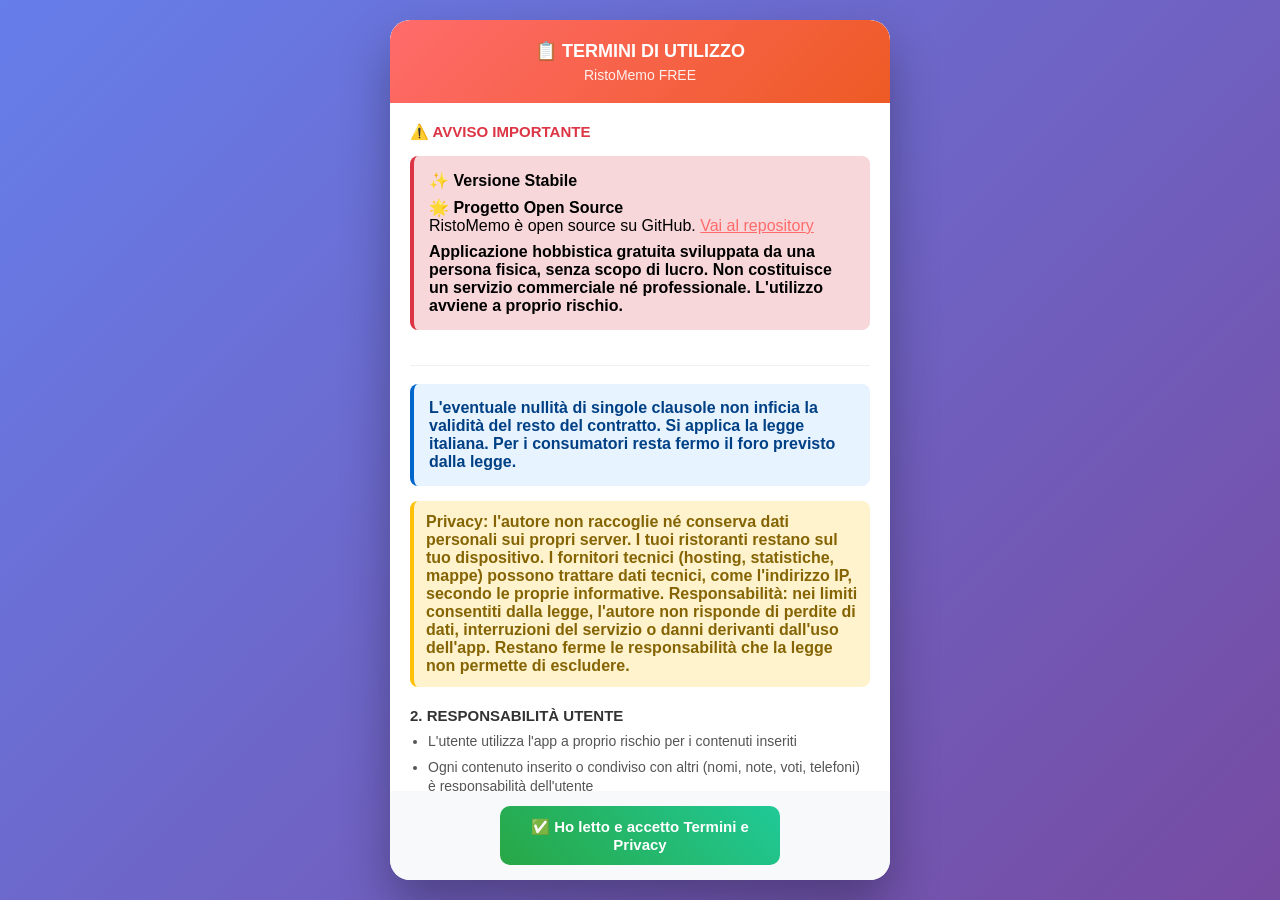
<file: index.html>
<!DOCTYPE html>
<html lang="it">
<head>
<meta charset="UTF-8">
<meta name="viewport" content="width=device-width, initial-scale=1.0, viewport-fit=cover">
<title>RistoMemo – I tuoi ristoranti preferiti</title>

<!-- PWA -->
<link rel="manifest" href="manifest.json">
<link rel="apple-touch-icon" href="salvaristo_icon512.png">
<link rel="icon" type="image/png" sizes="512x512" href="salvaristo_icon512.png">
<meta name="theme-color" content="#ff6b6b">
<meta name="apple-mobile-web-app-capable" content="yes">
<meta name="apple-mobile-web-app-status-bar-style" content="black-translucent">
<meta name="apple-mobile-web-app-title" content="RistoMemo">
<meta name="mobile-web-app-capable" content="yes">

<!-- Cache busting -->
<meta http-equiv="Cache-Control" content="no-cache, no-store, must-revalidate">
<meta name="version" content="2.5.24">

<link rel="stylesheet" href="style.css">
  <script async src="https://cloud.umami.is/script.js" data-website-id="72685988-a9e4-49eb-875c-59a13c1694e9"></script>
<script data-cfasync="false" src="lib/qrcode.min.js"></script>
  <script data-cfasync="false" src="lib/jsQR.min.js"></script>
  <script data-cfasync="false" src="app.js"></script>
</head>
<body>

<!-- INSTALL BANNER -->
<div id="installBanner" style="display:none;position:fixed;bottom:90px;left:10px;right:10px;background:linear-gradient(135deg,#667eea,#764ba2);color:white;padding:12px 16px;border-radius:14px;font-size:13px;text-align:center;z-index:4000;box-shadow:0 5px 20px rgba(0,0,0,0.3);">
  📲 <strong>Installa RistoMemo</strong><br>
  <span style="font-size:12px;opacity:0.9;">iPhone: Condividi → Aggiungi a Home · Android: ⋮ → Installa</span>
  <div style="margin-top:8px;">
    <button onclick="chiudiInstallBanner()" style="background:white;color:#333;border:none;padding:5px 14px;border-radius:8px;font-family:Nunito,sans-serif;font-weight:700;font-size:12px;cursor:pointer;">OK, grazie</button>
  </div>
</div>



<!-- NOTIFICA -->
<div class="notif" id="notif"></div>



<!-- SCROLL TO TOP -->
<button class="scroll-top-btn" id="scrollTopBtn" onclick="scrollToTop()" title="Torna su">↑</button>

<!-- APP -->
<div class="app-container">

<div class="header">
  <div class="header-badge">🆓 FREE</div>
  <div class="header-qr" onclick="mostraQRApp()" title="Condividi RistoMemo">
    <span id="headerQR" role="img" aria-label="QR" style="display:block;width:36px;height:36px;border-radius:4px;overflow:hidden;background:#fff;"></span>
  </div>
  <h1>🍽️ Risto<span>Memo</span></h1>
  <p>Ricorda dove hai mangiato bene</p>
</div>

<div class="tabs">
  <button class="tab active" id="tab-btn-guida">📚 Guida</button>
  <button class="tab" id="tab-btn-aggiungi">➕ Aggiungi</button>
  <button class="tab" id="tab-btn-cerca">🔍 Cerca</button>
 <button class="tab" id="tab-btn-backup">💾 Backup</button>
</div>

<!-- BANNER PROMEMORIA BACKUP -->
<div class="backup-reminder" id="backupReminder">
  <span class="backup-reminder-text">⚠️ Non fai backup da più di 7 giorni — i tuoi dati sono solo sul dispositivo!</span>
  <button class="backup-reminder-btn" onclick="vaiAlBackup()">💾 Backup</button>
  <button class="backup-reminder-close" onclick="chiudiBannerBackup()">✕</button>
</div>

<!-- TAB AGGIUNGI -->
<div class="content" id="tab-aggiungi" style="display:none;">

  <!-- PROGRESS BAR -->
  <div class="form-progress">
    <div class="progress-step">
      <div class="progress-circle active" id="ps1">1</div>
      <div class="progress-label active" id="pl1">Dati</div>
    </div>
    <div class="progress-line"><div class="progress-line-fill" id="pline1"></div></div>
    <div class="progress-step">
      <div class="progress-circle" id="ps2">2</div>
      <div class="progress-label" id="pl2">Caratteristiche</div>
    </div>
    <div class="progress-line"><div class="progress-line-fill" id="pline2"></div></div>
    <div class="progress-step">
      <div class="progress-circle" id="ps3">3</div>
      <div class="progress-label" id="pl3">Chiusura</div>
    </div>
    <div class="progress-line"><div class="progress-line-fill" id="pline3"></div></div>
    <div class="progress-step">
      <div class="progress-circle" id="ps4">💾</div>
      <div class="progress-label" id="pl4">Salva</div>
    </div>
  </div>

  <!-- SEZIONE 1 -->
  <div class="form-section">
    <div class="form-section-num">1</div>
    <div class="form-section-title">Dati del ristorante</div>
    <div class="form-section-line"></div>
  </div>

  <!-- Messaggio validazione globale -->
  <div class="validazione-msg" id="validazioneMsg"></div>

  <div class="form-group">
    <label class="form-label">Nome ristorante *</label>
    <input class="form-input" id="f-nome" type="text" placeholder="es. Osteria da Mario" autocomplete="off">
    <div class="campo-errore" id="err-nome">⚠️ Il nome è obbligatorio</div>
  </div>

  <div class="form-group">
    <label class="form-label">Città e Via * (es. Roma, Via Flaminia 10)</label>
    <input class="form-input" id="f-citta" type="text" placeholder="es. Roma, Via Flaminia 10">
    <div style="font-size:11px;color:var(--muted);margin-top:4px;margin-bottom:6px;line-height:1.5;">📍 Più l'indirizzo è preciso, più la mappa nella scheda sarà accurata</div>
    <div class="campo-errore" id="err-citta">⚠️ Inserisci almeno la città</div>
  </div>

  <div class="form-group">
    <label class="form-label">Telefono <span style="font-weight:600;color:var(--muted);text-transform:none;font-size:12px;">(facoltativo — puoi aggiungerlo dopo se non puoi)</span></label>
    <input class="form-input" id="f-telefono" type="tel" placeholder="es. 06 1234567" autocomplete="tel">
  </div>

  <!-- SEZIONE 2 -->
  <div class="form-section">
    <div class="form-section-num">2</div>
    <div class="form-section-title">Caratteristiche e Note Personali</div>
    <div class="form-section-line"></div>
  </div>

  <!-- ETICHETTE -->
  <div class="form-group tags-section">
    <label class="form-label">🏷️ Etichette * <span style="font-weight:600;color:var(--muted);text-transform:none;font-size:12px;">(almeno una — usate nella ricerca)</span></label>
    <div class="tags-hint">Tocca per aggiungere, o scrivi la tua:</div>

    <!-- predefiniti -->
    <div class="tags-predefined" id="tagPresets">
      <button type="button" class="tag-preset" onclick="togglePreset(this, '🍕 Pizza')">🍕 Pizza</button>
      <button type="button" class="tag-preset" onclick="togglePreset(this, '🥩 Carne')">🥩 Carne</button>
      <button type="button" class="tag-preset" onclick="togglePreset(this, '🐟 Pesce')">🐟 Pesce</button>
      <button type="button" class="tag-preset" onclick="togglePreset(this, '🇮🇹 Italiano completo')">🇮🇹 Italiano completo</button>
      <button type="button" class="tag-preset" onclick="togglePreset(this, '🌅 Con vista')">🌅 Con vista</button>
      <button type="button" class="tag-preset" onclick="togglePreset(this, '🏞️ Lago')">🏞️ Lago</button>
      <button type="button" class="tag-preset" onclick="togglePreset(this, '🌾 Campagna')">🌾 Campagna</button>
      <button type="button" class="tag-preset" onclick="togglePreset(this, '🏔️ Montagna')">🏔️ Montagna</button>
      <button type="button" class="tag-preset" onclick="togglePreset(this, '🏙️ Città')">🏙️ Città</button>
      <button type="button" class="tag-preset" onclick="togglePreset(this, '🌊 Mare')">🌊 Mare</button>
      <button type="button" class="tag-preset" onclick="togglePreset(this, '🏡 Paese')">🏡 Paese</button>
      <button type="button" class="tag-preset" onclick="togglePreset(this, '💎 Lusso')">💎 Lusso</button>
      <button type="button" class="tag-preset" onclick="togglePreset(this, '🏚️ Rustico')">🏚️ Rustico</button>
      <button type="button" class="tag-preset" onclick="togglePreset(this, '✨ Elegante')">✨ Elegante</button>
      <button type="button" class="tag-preset" onclick="togglePreset(this, '❤️ Romantico')">❤️ Romantico</button>
      <button type="button" class="tag-preset" onclick="togglePreset(this, '🔥 Caminetto')">🔥 Caminetto</button>
      <button type="button" class="tag-preset" onclick="togglePreset(this, '🚗 Parcheggio')">🚗 Parcheggio</button>
    </div>

    <!-- custom -->
    <div class="tags-custom-row">
      <input class="tags-custom-input" id="tagCustomInput" type="text" placeholder="Aggiungi etichetta custom…" maxlength="30"
        onkeydown="if(event.key==='Enter'){event.preventDefault();aggiungiTagCustom();}">
      <button type="button" class="tags-custom-add" onclick="aggiungiTagCustom()">+</button>
    </div>

    <!-- chip selezionate -->
    <div class="tags-selected" id="tagsSelected"></div>
    <div class="campo-errore" id="err-tags">⚠️ Seleziona almeno un'etichetta</div>
  </div>

  <div class="form-group">
    <label class="form-label">Note personali</label>
    <textarea class="form-input" id="f-note" rows="3" placeholder="Impressioni, piatti consigliati, ecc…" style="resize:vertical;"></textarea>
  </div>

  <!-- SEZIONE 3 -->
  <div class="form-section">
    <div class="form-section-num">3</div>
    <div class="form-section-title">Giorno di chiusura</div>
    <div class="form-section-line"></div>
  </div>

  <!-- GIORNO DI CHIUSURA -->
  <div class="form-group">
    <div style="font-size:12px;color:var(--muted);margin-bottom:10px;font-style:italic;">Seleziona se il locale ha un giorno fisso di chiusura — utile per filtrare in Cerca.</div>
    <div class="checkbox-grid" id="giorniGrid">
      <label class="check-item"><input type="checkbox" value="Lunedì" class="giorno-cb"> Lun</label>
      <label class="check-item"><input type="checkbox" value="Martedì" class="giorno-cb"> Mar</label>
      <label class="check-item"><input type="checkbox" value="Mercoledì" class="giorno-cb"> Mer</label>
      <label class="check-item"><input type="checkbox" value="Giovedì" class="giorno-cb"> Gio</label>
      <label class="check-item"><input type="checkbox" value="Venerdì" class="giorno-cb"> Ven</label>
      <label class="check-item"><input type="checkbox" value="Sabato" class="giorno-cb"> Sab</label>
      <label class="check-item"><input type="checkbox" value="Domenica" class="giorno-cb"> Dom</label>
      <label class="check-item" style="grid-column:span 1;"><input type="checkbox" value="Nessuna" class="giorno-cb" id="cb-nessuna"> Nessuna</label>
    </div>
    <div class="campo-errore" id="err-giorni">⚠️ Indica almeno un giorno (o "Nessuna")</div>
  </div>

  <div style="display:flex;gap:10px;margin-top:4px;">
    <button class="btn-save" id="btnSave" onclick="salvaRistorante()" style="flex:1;">
      💾 Salva Ristorante
    </button>
    <button onclick="resetForm(); aggiornaProgress();" style="flex:0 0 auto;padding:15px 18px;background:#f0e8e4;color:var(--muted);border:none;border-radius:14px;font-family:'Nunito',sans-serif;font-weight:800;font-size:15px;cursor:pointer;transition:all 0.2s;" title="Cancella tutto">
      🗑️
    </button>
  </div>


  <!-- Footer -->
  <div style="text-align:center;font-size:11px;color:var(--muted);padding:16px 8px 4px;line-height:1.8;">
    © 2025-2026 <strong>Enrico Sarri</strong> · RistoMemo v2.5.24 · AGPL-3.0<br>
    <a href="https://github.com/Henryx69/RistoMemo" target="_blank" style="color:var(--red);">⭐ GitHub</a>
    &nbsp;·&nbsp;
    <a href="https://ristomemo.netlify.app/privacy.html" target="_blank" style="color:var(--red);">🔒 Privacy</a>
    &nbsp;·&nbsp;
    <a href="https://ristomemo.netlify.app/terms.html?leggi=true" target="_blank" style="color:var(--red);">📋 Termini</a>
  </div>
</div><!-- /tab aggiungi -->

<!-- TAB CERCA -->
<div class="content" id="tab-cerca" style="display:none;">

  <!-- Contatore ristoranti -->
  <div id="contatoreRistoranti" style="font-size:13px;font-weight:800;color:var(--muted);margin-bottom:12px;padding:8px 12px;background:var(--tag-bg);border-radius:10px;text-align:center;"></div>

  <!-- Ricerca testuale -->
  <div class="search-wrap">
    <span class="search-icon">🔍</span>
    <input class="search-input" id="searchInput" type="text" placeholder="es: Roma pizza rustico…" oninput="aggiornaLista()">
  </div>
  <div style="font-size:12px;color:var(--muted);margin:-10px 0 10px 4px;line-height:1.6;">
    Puoi cercare più parole insieme, separate da spazio o virgola.<br>
    <span style="color:var(--red);font-weight:700;">Esempio:</span> <em>Roma, pizza, rustico</em> &nbsp;·&nbsp; <em>caminetto lago</em> &nbsp;·&nbsp; <em>Firenze pesce romantico</em>
  </div>

  <!-- Reset filtri — visibile solo con filtri attivi -->
  <div id="resetFiltriWrap" style="display:none;margin-bottom:14px;">
    <button onclick="resetTuttiFiltri()" style="width:100%;padding:10px;background:var(--tag-bg);border:2px solid var(--red);border-radius:12px;font-family:Nunito,sans-serif;font-weight:800;font-size:13px;color:var(--red);cursor:pointer;transition:all 0.2s;">
      🗑️ Azzera tutti i filtri attivi
    </button>
  </div>

  <!-- Filtro preferiti -->
  <div class="filtro-preferiti">
    <button class="filtro-preferiti-btn" id="btnFiltroPreferiti" onclick="toggleFiltroPreferiti()">
      🤍 Solo preferiti
    </button>
  </div>

  <!-- Filtro giorno -->
  <div style="margin-bottom:18px;">
    <div style="font-size:11px;font-weight:800;text-transform:uppercase;letter-spacing:0.5px;color:var(--muted);margin-bottom:10px;">📅 Filtra per giorno di apertura</div>
    <div style="display:flex;gap:8px;flex-wrap:wrap;align-items:center;">
      <button id="btnOggi" onclick="filtraGiorno('oggi')"
        style="padding:8px 14px;border-radius:20px;border:2px solid var(--border);background:#fff;font-family:Nunito,sans-serif;font-weight:800;font-size:13px;color:var(--muted);cursor:pointer;transition:all 0.15s;outline:none;">
        📍 Oggi
      </button>
      <select id="giornoSelect" onchange="filtraGiorno('select')"
        style="flex:1;padding:8px 12px;border:2px solid var(--border);border-radius:20px;font-family:Nunito,sans-serif;font-weight:700;font-size:13px;color:var(--muted);background:#fff;outline:none;cursor:pointer;">
        <option value="">Tutti i giorni</option>
        <option value="Lunedì">Lunedì</option>
        <option value="Martedì">Martedì</option>
        <option value="Mercoledì">Mercoledì</option>
        <option value="Giovedì">Giovedì</option>
        <option value="Venerdì">Venerdì</option>
        <option value="Sabato">Sabato</option>
        <option value="Domenica">Domenica</option>
      </select>
      <button id="btnResetGiorno" onclick="resetFiltroGiorno()"
        style="display:none;padding:8px 12px;border-radius:20px;border:2px solid #ffc0b0;background:var(--tag-bg);font-family:Nunito,sans-serif;font-weight:800;font-size:13px;color:var(--red);cursor:pointer;outline:none;">
        ✕
      </button>
    </div>
    <!-- avviso ristoranti senza giorni -->
    <div id="avvisoGiorni" style="display:none;margin-top:10px;padding:10px 12px;background:#fff8e1;border-left:3px solid #ffc107;border-radius:8px;font-size:12px;color:#7d5a00;line-height:1.5;"></div>
  </div>

  <!-- Pulsante Vicini (posizione B) -->


  <div class="list-header" id="listHeader"></div>
  <div id="restaurantsList"></div>
  <!-- Footer -->
  <div style="text-align:center;font-size:11px;color:var(--muted);padding:16px 8px 4px;line-height:1.8;">
    © 2025-2026 <strong>Enrico Sarri</strong> · RistoMemo v2.5.24 · AGPL-3.0<br>
    <a href="https://github.com/Henryx69/RistoMemo" target="_blank" style="color:var(--red);">⭐ GitHub</a>
    &nbsp;·&nbsp;
    <a href="https://ristomemo.netlify.app/privacy.html" target="_blank" style="color:var(--red);">🔒 Privacy</a>
    &nbsp;·&nbsp;
    <a href="https://ristomemo.netlify.app/terms.html?leggi=true" target="_blank" style="color:var(--red);">📋 Termini</a>
  </div>
</div>

<!-- TAB BACKUP -->
<div class="content" id="tab-backup" style="display:none;">

  <!-- Backup principale -->
  <div style="background:#e8f5e8;border:2px solid #28a745;border-radius:14px;padding:18px;margin-bottom:16px;">
    <p style="font-weight:800;color:#1a6b30;font-size:15px;margin-bottom:6px;">💾 Backup Dati</p>
    <p id="backupInfo" style="font-size:12px;color:#555;margin-bottom:14px;">Ultimo backup: mai effettuato</p>
    <button onclick="sendBackupEmail()" style="width:100%;padding:13px;background:linear-gradient(135deg,#28a745,#20c997);color:white;border:none;border-radius:10px;font-family:Nunito,sans-serif;font-weight:800;font-size:15px;cursor:pointer;margin-bottom:8px;">📧 Invia backup via email</button>
    <button onclick="esportaBackup()" style="width:100%;padding:13px;background:#6c757d;color:white;border:none;border-radius:10px;font-family:Nunito,sans-serif;font-weight:700;font-size:14px;cursor:pointer;margin-bottom:8px;">⬇️ Scarica file backup (.json)</button>
    <button onclick="document.getElementById('importFile').click()" style="width:100%;padding:13px;background:#6c757d;color:white;border:none;border-radius:10px;font-family:Nunito,sans-serif;font-weight:700;font-size:14px;cursor:pointer;">⬆️ Ripristina da file backup</button>
   <input type="file" id="importFile" accept=".json" style="display:none" onchange="importaBackup(event)">
    <button onclick="importaQR()" style="width:100%;padding:13px;background:#0066cc;color:white;border:none;border-radius:10px;font-family:Nunito,sans-serif;font-weight:700;font-size:14px;cursor:pointer;margin-top:8px;">📷 Importa da QR Code</button>
  </div>

  <!-- Statistiche -->
  <div style="background:#fff;border:2px solid #f0e8e4;border-radius:14px;padding:18px;margin-bottom:16px;">
    <p style="font-weight:800;font-size:14px;margin-bottom:12px;">📊 Statistiche</p>
    <div style="display:grid;grid-template-columns:1fr 1fr;gap:10px;">
      <div style="background:#fff8f5;border-radius:10px;padding:12px;text-align:center;">
        <div style="font-size:24px;font-weight:900;color:var(--red);" id="statTotale">0</div>
        <div style="font-size:11px;color:var(--muted);margin-top:2px;">Ristoranti</div>
      </div>
      <div style="background:#fff8f5;border-radius:10px;padding:12px;text-align:center;">
        <div style="font-size:24px;font-weight:900;color:var(--red);" id="statMedia">—</div>
        <div style="font-size:11px;color:var(--muted);margin-top:2px;">Media stelle</div>
      </div>
    </div>
  </div>

  <!-- Guida backup -->
  <div style="background:#e7f3ff;border:2px solid #0066cc;border-radius:14px;padding:18px;margin-bottom:16px;">
    <p style="font-weight:800;color:#0066cc;font-size:14px;margin-bottom:12px;">📚 Come fare il backup</p>
    <div style="font-size:13px;color:#333;line-height:1.7;">
      <strong>📧 Via email (consigliato):</strong><br>
      Tocca "Invia backup via email" → si aprirà la tua app email con il file già pronto → mandatelo a te stesso → salvalo in un posto sicuro (Drive, iCloud…).<br><br>
      <strong>⬇️ Come file:</strong><br>
      Scarica il file .json e salvalo dove vuoi.<br><br>
      <strong>⬆️ Per ripristinare:</strong><br>
      Tocca "Ripristina da file backup" e seleziona il file .json che hai salvato.
    </div>
    <div style="background:#f8d7da;border-radius:8px;padding:10px;margin-top:12px;font-size:12px;line-height:1.6;">
      🚨 <strong>Importante:</strong> fai backup almeno una volta al mese. Se cambi telefono, fai backup prima di disinstallare.
    </div>
  </div>

  <!-- Donazioni -->
  <div style="background:#fff8f5;border:2px solid var(--border);border-radius:14px;padding:18px;margin-bottom:16px;text-align:center;">
    <p style="font-size:15px;font-weight:800;margin-bottom:8px;">☕ Offrimi un caffè</p>
    <p style="font-size:13px;color:var(--muted);line-height:1.6;margin-bottom:14px;">
      Se RistoMemo ti è utile,<br>puoi supportare volontariamente lo sviluppo.
    </p>
    <div style="background:#fff;border:2px solid var(--border);border-radius:10px;padding:14px;margin-bottom:10px;">
      <p style="font-size:13px;font-weight:700;margin-bottom:10px;">💳 Supporta tramite PayPal:</p>
      <p style="font-size:14px;color:var(--red);font-weight:800;margin-bottom:8px;text-align:center;">enricosarri69@gmail.com</p>
      <div style="text-align:center;margin-bottom:8px;">
        <button onclick="navigator.clipboard.writeText('enricosarri69@gmail.com').then(function(){var b=document.getElementById('copied-paypal');b.style.opacity='1';setTimeout(function(){b.style.opacity='0'},2000)})" style="background:var(--red);color:white;border:none;border-radius:8px;padding:8px 18px;font-family:Nunito,sans-serif;font-weight:700;font-size:13px;cursor:pointer;">📋 Copia email</button>
        <div id="copied-paypal" style="font-size:12px;color:green;margin-top:4px;opacity:0;transition:opacity 0.3s;">Email copiata ✓</div>
      </div>
      <p style="font-size:12px;color:var(--muted);text-align:center;">(Invia tramite la tua app PayPal)</p>
    </div>
    <p style="font-size:11px;color:var(--muted);">Totalmente facoltativo · Nessun vantaggio extra</p>
  </div>

  <!-- Copyright -->
  <div style="text-align:center;font-size:11px;color:var(--muted);padding:8px;line-height:1.8;">
    © 2025-2026 <strong>Enrico Sarri</strong> · RistoMemo v2.5.24 · AGPL-3.0<br>
    <a href="https://ristomemo.netlify.app/privacy.html" target="_blank" style="color:var(--red);">🔒 Privacy Policy</a>
    &nbsp;·&nbsp;
    <a href="https://ristomemo.netlify.app/terms.html?leggi=true" target="_blank" style="color:var(--red);">📋 Termini di Utilizzo</a>
  </div>
</div><!-- /tab-backup -->

<!-- TAB GUIDA -->
<div class="content" id="tab-guida">

  <!-- STATISTICA COLLEZIONE -->
  <div id="statCollezione" style="background:linear-gradient(135deg,var(--red),var(--red-dark));border-radius:14px;padding:16px 20px;margin-bottom:14px;color:white;">
    <div style="font-size:13px;font-weight:800;opacity:0.9;margin-bottom:10px;">📊 La tua collezione</div>
    <div style="display:flex;gap:0;align-items:center;justify-content:space-around;">
      <div style="text-align:center;flex:1;">
        <div style="font-size:26px;font-weight:900;line-height:1;" id="statNRisto">0</div>
        <div style="font-size:10px;font-weight:700;opacity:0.85;text-transform:uppercase;letter-spacing:0.5px;margin-top:2px;">ristoranti</div>
      </div>
      <div style="width:1px;background:rgba(255,255,255,0.3);align-self:stretch;"></div>
      <div style="text-align:center;flex:1;">
        <div style="font-size:26px;font-weight:900;line-height:1;" id="statNCitta">0</div>
        <div style="font-size:10px;font-weight:700;opacity:0.85;text-transform:uppercase;letter-spacing:0.5px;margin-top:2px;">città</div>
      </div>
      <div style="width:1px;background:rgba(255,255,255,0.3);align-self:stretch;"></div>
      <div style="text-align:center;flex:1;">
        <div style="font-size:26px;font-weight:900;line-height:1;" id="statNPref">0</div>
        <div style="font-size:10px;font-weight:700;opacity:0.85;text-transform:uppercase;letter-spacing:0.5px;margin-top:2px;">preferiti</div>
      </div>
    </div>
    <p style="font-size:11px;opacity:0.8;margin-top:10px;text-align:center;">Si aggiorna man mano che aggiungi ristoranti</p>
  </div>

  <!-- INTRO -->
  <div style="background:#fff8f5;border:2px solid var(--red);border-radius:14px;padding:18px;margin-bottom:16px;">
    <p style="font-weight:900;font-size:16px;margin-bottom:8px;">🍽️ Cos'è RistoMemo</p>
    <p style="font-size:14px;line-height:1.6;color:#444;">
      RistoMemo ti aiuta a ricordare i ristoranti dove hai mangiato bene.<br>
      Salva, cerca e ritrova in pochi secondi — tutto sul tuo dispositivo, senza internet.
    </p>
  </div>

  <!-- INSTALLA -->
  <div style="background:#f0faf4;border:2px solid #27ae60;border-radius:14px;padding:18px;margin-bottom:16px;">
    <p style="font-weight:900;font-size:15px;color:#1e8449;margin:0 0 10px;">📲 Installa l'app sul telefono</p>
    <p style="font-size:13px;line-height:1.7;color:#333;margin:0 0 12px;">
      Aggiungila alla schermata Home per aprirla come un'app vera — funziona anche senza connessione, nessun app store richiesto.
    </p>
    <div style="display:flex;gap:8px;flex-wrap:wrap;margin-bottom:14px;">
      <span style="background:#d5f0e0;color:#1e6e3e;font-size:12px;font-weight:700;padding:4px 10px;border-radius:20px;">🍎 iPhone: Safari → Condividi → Aggiungi a Home</span>
      <span style="background:#d5f0e0;color:#1e6e3e;font-size:12px;font-weight:700;padding:4px 10px;border-radius:20px;">🤖 Android: Chrome → ⋮ → Installa app</span>
    </div>
    <a href="installa.html" target="_blank" style="display:block;background:linear-gradient(135deg,#27ae60,#1e8449);color:white;text-align:center;padding:12px;border-radius:10px;font-size:14px;font-weight:800;text-decoration:none;">
      📲 Guida completa all'installazione →
    </a>
  </div>

  <!-- CARD ESEMPIO -->
  <div style="margin-bottom:16px;">
    <p style="font-size:12px;font-weight:700;color:var(--muted);text-transform:uppercase;letter-spacing:0.5px;margin-bottom:8px;">Esempio di scheda salvata</p>
    <div style="border-radius:14px;overflow:hidden;box-shadow:0 2px 10px rgba(0,0,0,0.10);border:1px solid #f0e8e4;">
      <div style="background:linear-gradient(135deg,#c0392b,#e74c3c);padding:14px 16px;">
        <div style="font-size:16px;font-weight:800;color:#fff;">🍽️ Osteria del Sole</div>
        <div style="font-size:18px;margin-top:4px;">⭐⭐⭐⭐⭐</div>
      </div>
      <div style="background:#fff;padding:12px 16px;font-size:13px;color:#444;">
        <div style="margin-bottom:8px;">📍 Roma, Via della Lungaretta 25</div>
        <div style="margin-bottom:8px;">📞 06 581 8355</div>
        <div style="display:flex;flex-wrap:wrap;gap:6px;margin-bottom:8px;">
          <span class="tag">🔥 Caminetto</span>
          <span class="tag">🥩 Carne</span>
          <span class="tag">🚗 Parcheggio</span>
        </div>
        <div style="font-style:italic;color:#666;">"Cibo eccezionale, tortino al cioccolato da non perdere. Prenotare!"</div>
      </div>
    </div>
  </div>

  <!-- AGGIUNGERE -->
  <div style="background:#fff;border:2px solid #f0e8e4;border-radius:14px;padding:18px;margin-bottom:16px;">
    <p style="font-weight:800;font-size:14px;margin-bottom:10px;">➕ Come aggiungere un ristorante</p>
    <ol style="font-size:13px;line-height:1.9;color:#333;padding-left:18px;">
      <li>Vai nel tab <strong>Aggiungi</strong></li>
      <li>Inserisci il <strong>nome</strong> <span style="color:var(--muted);">(obbligatorio)</span></li>
      <li>Inserisci <strong>città e via</strong> <span style="color:var(--muted);">(obbligatorio — più è preciso, più la mappa sarà accurata)</span></li>
      <li>Aggiungi il <strong>telefono</strong> <span style="color:var(--muted);">(facoltativo)</span></li>
      <li>Tocca le <strong>etichette</strong> che descrivono il posto <span style="color:var(--muted);">— più ne aggiungi, più facile sarà trovarlo dopo</span></li>
      <li>Aggiungi il <strong>giorno di chiusura</strong> <span style="color:var(--muted);">(facoltativo)</span></li>
      <li>Scrivi una <strong>nota</strong> <span style="color:var(--muted);">(facoltativo)</span></li>
      <li>Tocca <strong>💾 Salva</strong></li>
    </ol>
    <p style="font-size:13px;color:#444;margin-top:10px;">⭐ Le <strong>stelle</strong> si assegnano dopo il salvataggio: vai in <strong>Cerca</strong>, apri la scheda del ristorante e tocca le stelle.</p>
  </div>

  <!-- CERCA -->
  <div style="background:#fff;border:2px solid #f0e8e4;border-radius:14px;padding:18px;margin-bottom:16px;">
    <p style="font-weight:800;font-size:14px;margin-bottom:10px;">🔍 Come cercare</p>
    <p style="font-size:13px;color:#444;margin-bottom:10px;">
      Scrivi più parole insieme — la ricerca trova solo i ristoranti che le contengono tutte:
    </p>
    <div style="background:#fff8f5;border-radius:10px;padding:12px;font-size:13px;line-height:1.8;margin-bottom:12px;">
      <strong>Esempi:</strong><br>
      <span style="color:var(--red);">Roma pizza</span><br>
      <span style="color:var(--red);">lago romantico</span><br>
      <span style="color:var(--red);">Firenze pesce vista</span>
    </div>
    <p style="font-size:13px;color:#444;margin-bottom:8px;font-weight:700;">Filtri disponibili:</p>
    <ul style="font-size:13px;line-height:1.9;color:#333;padding-left:18px;">
      <li><strong>❤️ Solo preferiti</strong> — mostra solo i ristoranti che hai contrassegnato</li>
      <li><strong>📅 Giorno</strong> — filtra i ristoranti aperti in un giorno specifico</li>
      <li><strong>📍 Oggi</strong> — mostra subito quelli aperti oggi</li>
    </ul>
  </div>

  <!-- TAG CLICCABILI -->
  <div style="background:#fff;border:2px solid #f0e8e4;border-radius:14px;padding:18px;margin-bottom:16px;">
    <p style="font-weight:800;font-size:14px;margin-bottom:10px;">🏷️ Etichette — trucco utile</p>
    <p style="font-size:13px;line-height:1.7;color:#444;margin-bottom:10px;">
      Puoi toccare direttamente un'etichetta su una card per cercare subito tutti i ristoranti con quella caratteristica.
    </p>
    <div style="background:#fff8f5;border-radius:10px;padding:12px;font-size:13px;line-height:1.7;">
      <strong>Esempio:</strong> tocca <span style="background:var(--tag-bg);color:var(--tag-color);padding:2px 8px;border-radius:10px;font-weight:700;">🔥 Caminetto</span> su una card → vengono mostrati tutti i ristoranti con il caminetto.
    </div>
  </div>

  <!-- PREFERITI -->
  <div style="background:#fff;border:2px solid #f0e8e4;border-radius:14px;padding:18px;margin-bottom:16px;">
    <p style="font-weight:800;font-size:14px;margin-bottom:10px;">❤️ Preferiti</p>
    <p style="font-size:13px;line-height:1.7;color:#444;">
      Tocca 🤍 su una card per aggiungerla ai preferiti. Tocca di nuovo per rimuoverla.<br>
      In <strong>Cerca</strong> puoi filtrare per vedere solo i tuoi preferiti.
    </p>
  </div>

  <!-- BACKUP -->
  <div style="background:#e7f3ff;border:2px solid #0066cc;border-radius:14px;padding:18px;margin-bottom:16px;">
    <p style="font-weight:800;color:#0066cc;font-size:14px;margin-bottom:10px;">💾 Backup — fallo sempre</p>
    <p style="font-size:13px;line-height:1.7;color:#333;margin-bottom:12px;">
      I dati sono salvati <strong>solo sul tuo dispositivo</strong>. Se reinstalli il browser o cambi telefono senza fare backup, perdi tutto.
    </p>
    <p style="font-size:13px;font-weight:700;color:#333;margin-bottom:6px;">Come fare:</p>
    <ol style="font-size:13px;line-height:1.9;color:#333;padding-left:18px;margin-bottom:12px;">
      <li>Vai nel tab <strong>Backup</strong></li>
      <li>Tocca <strong>📧 Invia backup via email</strong></li>
      <li>Mandalo alla tua email</li>
      <li>Salvalo in un posto sicuro (Drive, iCloud…)</li>
    </ol>
    <div style="background:#f8d7da;border-radius:8px;padding:10px;font-size:12px;line-height:1.6;">
      🚨 Fai backup <strong>almeno una volta al mese</strong> e sempre prima di cambiare telefono.
    </div>
  </div>

  <!-- CONDIVISIONE QR -->
  <div style="background:#fff;border:2px solid #f0e8e4;border-radius:14px;padding:18px;margin-bottom:16px;">
    <p style="font-weight:800;font-size:14px;margin-bottom:10px;">📷 Condividere un ristorante via QR</p>
    <p style="font-size:13px;line-height:1.7;color:#444;margin-bottom:10px;">Puoi condividere un singolo ristorante con un altro utente RistoMemo senza mandare file:</p>
    <ol style="font-size:13px;line-height:1.9;color:#333;padding-left:18px;margin-bottom:10px;">
      <li>Tocca <strong>↗</strong> sulla card del ristorante</li>
      <li>Scegli <strong>📷 Mostra QR Code</strong></li>
      <li>L'altro utente apre RistoMemo → tab <strong>Backup</strong> → <strong>📷 Importa da QR Code</strong></li>
      <li>Inquadra il QR — il ristorante viene aggiunto automaticamente</li>
    </ol>
    <div style="background:#fff8f5;border-radius:8px;padding:10px;font-size:12px;line-height:1.6;">
      💡 Funziona anche tra dispositivi diversi. I campi trasferiti sono: nome, città, stelle, note, etichette e telefono.
    </div>
  </div>

  <!-- QR HEADER -->
  <div style="background:#fff;border:2px solid #f0e8e4;border-radius:14px;padding:18px;margin-bottom:16px;">
    <p style="font-weight:800;font-size:14px;margin-bottom:10px;">&#9700; Il QR code in alto a sinistra</p>
    <div style="display:flex;align-items:flex-start;gap:12px;">
      <span style="font-size:22px;flex-shrink:0;">&#128247;</span>
      <p style="font-size:13px;line-height:1.7;color:#444;margin:0;">
        Tocca il QR code nell'angolo in alto a sinistra per ingrandirlo. Fallo scansionare a un amico — lo porta direttamente alla pagina di installazione di RistoMemo. È il modo più rapido per consigliare l'app.
      </p>
    </div>
  </div>

  <!-- ICONE CARD -->
  <div style="background:#fff;border:2px solid #f0e8e4;border-radius:14px;padding:18px;margin-bottom:16px;">
    <p style="font-weight:800;font-size:14px;margin-bottom:14px;">🃏 Le icone sulla scheda ristorante</p>
    <div style="display:flex;flex-direction:column;gap:12px;">

      <div style="display:flex;align-items:flex-start;gap:12px;">
        <span style="font-size:22px;flex-shrink:0;">⭐</span>
        <div style="font-size:13px;line-height:1.6;color:#333;">
          <strong>Stelle</strong> — tocca direttamente per dare o cambiare la valutazione. Tocca la stessa stella già selezionata per azzerarla.
        </div>
      </div>


      <div style="display:flex;align-items:flex-start;gap:12px;">
        <span style="font-size:22px;flex-shrink:0;">🤍❤️</span>
        <div style="font-size:13px;line-height:1.6;color:#333;">
          <strong>Preferito</strong> — tocca per aggiungere o rimuovere dai preferiti. In Cerca puoi filtrare per vedere solo i preferiti.
        </div>
      </div>

      <div style="display:flex;align-items:flex-start;gap:12px;">
        <span style="font-size:22px;flex-shrink:0;">✏️</span>
        <div style="font-size:13px;line-height:1.6;color:#333;">
          <strong>Modifica</strong> — apre il form precompilato con tutti i dati del ristorante. Utile per aggiungere il telefono, cambiare le etichette o correggere qualcosa.
        </div>
      </div>

     <div style="display:flex;align-items:flex-start;gap:12px;">
        <span style="font-size:22px;flex-shrink:0;">↗</span>
        <div style="font-size:13px;line-height:1.6;color:#333;">
          <strong>Condividi</strong> — apre un menu con 3 opzioni:<br>
          📤 <strong>Testo</strong> — condivide via WhatsApp, Telegram ecc.<br>
          📦 <strong>File JSON</strong> — scarica un file che un altro utente RistoMemo può importare dal tab Backup.<br>
          📷 <strong>QR Code</strong> — genera un QR da far scansionare a un altro utente RistoMemo direttamente dall'app.
        </div>
      </div>

      <div style="display:flex;align-items:flex-start;gap:12px;">
        <span style="font-size:22px;flex-shrink:0;">🗑️</span>
        <div style="font-size:13px;line-height:1.6;color:#333;">
          <strong>Elimina</strong> — rimuove il ristorante dalla lista. L'operazione è immediata — assicurati di avere un backup aggiornato.
        </div>
      </div>

      <div style="display:flex;align-items:flex-start;gap:12px;">
        <span style="font-size:22px;flex-shrink:0;">📞</span>
        <div style="font-size:13px;line-height:1.6;color:#333;">
          <strong>Telefono</strong> — se presente, tocca per chiamare direttamente il ristorante. Se manca, tocca l'avviso arancione per aggiungerlo subito.
        </div>
      </div>

      <div style="display:flex;align-items:flex-start;gap:12px;">
        <span style="font-size:20px;flex-shrink:0;background:var(--tag-bg);color:var(--tag-color);padding:3px 8px;border-radius:10px;font-weight:700;font-size:12px;">🔥 Caminetto</span>
        <div style="font-size:13px;line-height:1.6;color:#333;margin-left:4px;">
          <strong>Etichette</strong> — tocca un'etichetta per cercare subito tutti i ristoranti con quella caratteristica.
        </div>
      </div>

    </div>
  </div>

  <!-- TIP -->
  <div style="text-align:center;font-size:12px;color:var(--muted);margin-top:4px;padding-bottom:8px;line-height:1.6;">
    💡 Più etichette usi, più la ricerca sarà precisa<br>
    ✏️ Puoi modificare un ristorante in qualsiasi momento toccando il tasto ✏️ sulla card
  </div>

<!-- CONTATTO -->
  <div style="background:#e7f3ff;border:2px solid #0066cc;border-radius:16px;padding:20px;margin-bottom:16px;text-align:center;">
    <div style="font-size:28px;margin-bottom:8px;">✉️</div>
    <p style="font-weight:800;font-size:15px;color:#2d2d2d;margin-bottom:6px;">Hai trovato un bug o hai un consiglio?</p>
    <p style="font-size:13px;color:#666;margin-bottom:12px;line-height:1.5;">Scrivimi, ogni segnalazione aiuta a migliorare RistoMemo.</p>
    <p style="font-size:14px;font-weight:800;color:#0066cc;margin-bottom:12px;">help.enricosarri@gmail.com</p>
    <button onclick="copiaEmailContatto()" style="background:linear-gradient(135deg,#0066cc,#0052a3);color:white;border:none;border-radius:12px;padding:11px 24px;font-family:Nunito,sans-serif;font-weight:800;font-size:14px;cursor:pointer;">
      📋 Copia email
    </button>
  </div>

<!-- CONSIGLIA -->
  <div style="background:#fff1ed;border:2px solid #ffcdb8;border-radius:16px;padding:20px;margin-bottom:16px;text-align:center;">
    <div style="font-size:28px;margin-bottom:8px;">📲</div>
    <p style="font-weight:800;font-size:15px;color:#2d2d2d;margin-bottom:6px;">Conosci qualcuno a cui potrebbe piacere?</p>
    <p style="font-size:13px;color:#666;margin-bottom:16px;line-height:1.5;">Condividi RistoMemo con un amico — è gratuita, funziona offline e non richiede nessun account.</p>
    <button onclick="consigliaApp()" style="background:linear-gradient(135deg,#25D366,#128C7E);color:white;border:none;border-radius:12px;padding:13px 24px;font-family:Nunito,sans-serif;font-weight:800;font-size:15px;cursor:pointer;width:100%;">
      💬 Consiglia su WhatsApp
    </button>
  </div>


  <!-- Footer -->
  <div style="text-align:center;font-size:11px;color:var(--muted);padding:16px 8px 4px;line-height:1.8;">
    © 2025-2026 <strong>Enrico Sarri</strong> · RistoMemo v2.5.24 · AGPL-3.0<br>
    <a href="https://github.com/Henryx69/RistoMemo" target="_blank" style="color:var(--red);">⭐ GitHub</a>
    &nbsp;·&nbsp;
    <a href="https://ristomemo.netlify.app/privacy.html" target="_blank" style="color:var(--red);">🔒 Privacy</a>
    &nbsp;·&nbsp;
    <a href="https://ristomemo.netlify.app/terms.html?leggi=true" target="_blank" style="color:var(--red);">📋 Termini</a>
  </div>
</div><!-- /tab-guida -->

</div><!-- /app-container -->

<!-- COOKIE BANNER -->
<div id="cookieBanner" style="display:none;position:fixed;bottom:0;left:0;right:0;background:#2d2d2d;color:#fff;padding:14px 16px;z-index:8000;font-family:Nunito,sans-serif;">
  <div style="max-width:480px;margin:0 auto;display:flex;align-items:center;gap:12px;flex-wrap:wrap;">
    <p style="flex:1;font-size:12px;line-height:1.6;margin:0;min-width:200px;">
      🍪 Nessun cookie di profilazione. I dati restano sul tuo dispositivo. Chiamate esterne: Netlify (hosting), Umami Analytics (statistiche anonime) e Google Maps solo se tocchi “Mappa”.
      <a href="https://ristomemo.netlify.app/privacy.html" target="_blank" style="color:#ff6b6b;font-weight:700;text-decoration:none;">Privacy Policy</a>
    </p>
    <button onclick="chiudiCookieBanner()" style="background:var(--red);color:white;border:none;padding:8px 20px;border-radius:10px;font-family:Nunito,sans-serif;font-weight:800;font-size:13px;cursor:pointer;white-space:nowrap;flex-shrink:0;">Ho capito</button>
  </div>
</div>

</body>
</html>
</file>
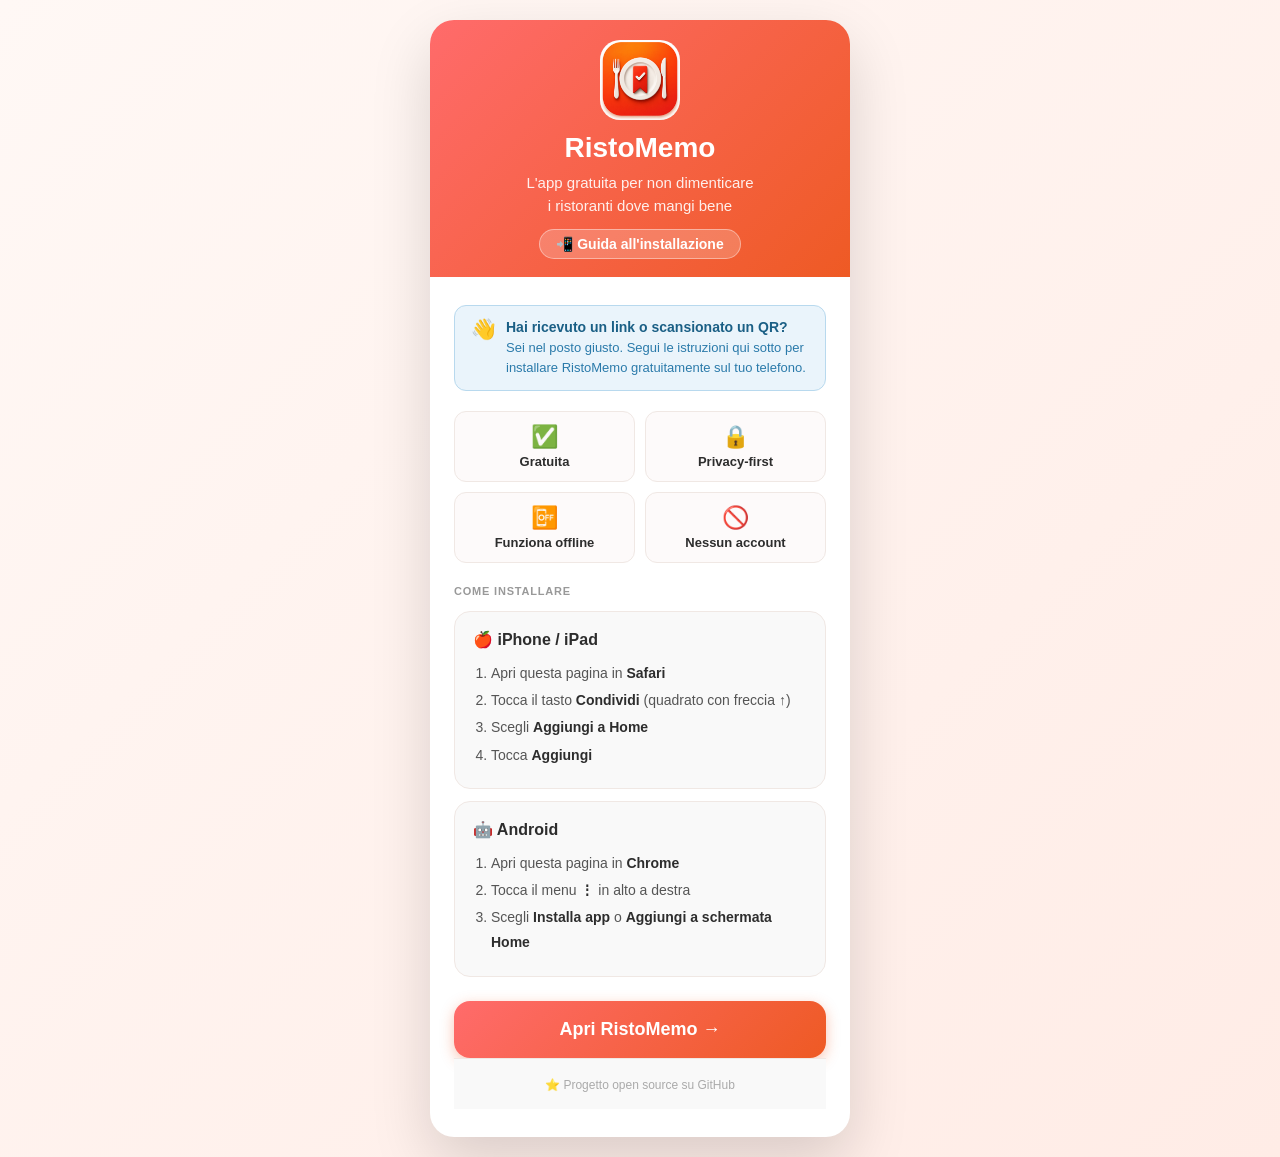
<file: installa.html>
<!DOCTYPE html>
<html lang="it">
<head>
    <meta charset="UTF-8">
    <meta name="viewport" content="width=device-width, initial-scale=1.0">
    <title>Installa RistoMemo</title>
    <link rel="manifest" href="manifest.json">
    <link rel="icon" type="image/png" sizes="512x512" href="salvaristo_icon512.png">
    <link rel="apple-touch-icon" href="salvaristo_icon512.png">
    <meta name="theme-color" content="#ff6b6b">
    <meta name="description" content="RistoMemo - L'app gratuita per ricordare i ristoranti dove mangi bene. Installa gratis sul tuo telefono.">
    <!-- Open Graph -->
    <meta property="og:title" content="RistoMemo — Installa gratis">
    <meta property="og:description" content="L'app per ricordare i ristoranti dove mangi bene. Gratuita, funziona offline, nessun account richiesto.">
    <meta property="og:image" content="https://ristomemo.netlify.app/salvaristo_icon512.png">
    <meta property="og:url" content="https://ristomemo.netlify.app/installa.html">
    <meta property="og:type" content="website">
    <meta property="og:site_name" content="RistoMemo">
    <!-- Twitter/WhatsApp -->
    <meta name="twitter:card" content="summary">
    <meta name="twitter:title" content="RistoMemo — Installa gratis">
    <meta name="twitter:description" content="L'app per ricordare i ristoranti dove mangi bene. Gratuita, funziona offline, nessun account richiesto.">
    <meta name="twitter:image" content="https://ristomemo.netlify.app/salvaristo_icon512.png">
    <style>
        * { margin: 0; padding: 0; box-sizing: border-box; }
        body {
            font-family: -apple-system, BlinkMacSystemFont, 'Segoe UI', Roboto, sans-serif;
            background: linear-gradient(135deg, #fff8f5 0%, #ffece6 100%);
            min-height: 100vh;
            display: flex;
            align-items: center;
            justify-content: center;
            padding: 20px;
        }
        .card {
            background: white;
            border-radius: 24px;
            max-width: 420px;
            width: 100%;
            overflow: hidden;
            box-shadow: 0 24px 60px rgba(0,0,0,0.15);
        }
        .header {
            background: linear-gradient(135deg, #ff6b6b 0%, #ee5a24 100%);
            padding: 20px 24px 18px;
            text-align: center;
        }
        .header .emoji { font-size: 80px; display: block; margin-bottom: 12px; }
        .header h1 { font-size: 28px; font-weight: 700; color: white; margin-bottom: 8px; }
        .header p { font-size: 15px; color: rgba(255,255,255,0.9); line-height: 1.5; }
        .body { padding: 28px 24px; }
        .tagline {
            background: #fff8f5;
            border-left: 4px solid #ff6b6b;
            border-radius: 0 12px 12px 0;
            padding: 14px 16px;
            font-size: 14px;
            color: #555;
            line-height: 1.6;
            margin-bottom: 24px;
        }
        .tagline strong { color: #2d2d2d; }
        .section-label {
            font-size: 11px;
            font-weight: 800;
            text-transform: uppercase;
            letter-spacing: 0.8px;
            color: #999;
            margin-bottom: 14px;
        }
        .install-box {
            background: #f9f9f9;
            border: 1.5px solid #f0e8e4;
            border-radius: 16px;
            padding: 18px;
            margin-bottom: 12px;
        }
        .install-box .os {
            font-size: 16px;
            font-weight: 700;
            color: #2d2d2d;
            margin-bottom: 12px;
        }
        .install-box ol {
            padding-left: 18px;
            margin: 0;
        }
        .install-box li {
            font-size: 14px;
            color: #555;
            line-height: 1.8;
            margin-bottom: 2px;
        }
        .install-box li strong { color: #2d2d2d; }
        .btn-apri {
            display: block;
            background: linear-gradient(135deg, #ff6b6b, #ee5a24);
            color: white;
            text-align: center;
            padding: 18px;
            border-radius: 16px;
            font-size: 18px;
            font-weight: 700;
            text-decoration: none;
            margin-top: 24px;
            transition: transform 0.15s;
            box-shadow: 0 4px 14px rgba(238,90,36,0.35);
        }
        .btn-apri:active { transform: scale(0.98); }
        .features {
            display: flex;
            justify-content: center;
            gap: 16px;
            flex-wrap: wrap;
            margin-top: 16px;
        }
        .feature {
            font-size: 12px;
            color: #999;
            display: flex;
            align-items: center;
            gap: 4px;
        }
        .footer {
            background: #f9f9f9;
            border-top: 1px solid #f0e8e4;
            padding: 16px;
            text-align: center;
        }
        .footer a {
            font-size: 12px;
            color: #aaa;
            text-decoration: none;
        }
        .footer a:hover { color: #ff6b6b; }
    </style>
</head>
<body>
<script>
  if (
    (window.matchMedia('(display-mode: standalone)').matches || window.navigator.standalone) &&
    localStorage.getItem('terminiAccettati')
  ) {
    window.location.replace('./index.html');
  }
</script>
    <div class="card">

        <div class="header">
            <img src="salvaristo_icon512.png" alt="RistoMemo" style="width:80px;height:80px;border-radius:20px;margin-bottom:12px;display:block;margin-left:auto;margin-right:auto;">
            <h1>RistoMemo</h1>
           <p>L'app gratuita per non dimenticare<br>
            i ristoranti dove mangi bene</p>
            <div style="display:inline-block; margin-top:12px; background:rgba(255,255,255,0.2); border:1px solid rgba(255,255,255,0.4); border-radius:20px; padding:5px 16px;">
                <span style="font-size:14px; font-weight:600; color:white;">&#128242; Guida all'installazione</span>
            </div>
        </div>

       <div class="body">

            <div style="background:#eaf4fb; border:1px solid #b8d9ee; border-radius:12px; padding:13px 16px; display:flex; align-items:flex-start; gap:10px; margin-bottom:20px;">
                <span style="font-size:20px; line-height:1;">&#128075;</span>
                <div>
                    <p style="font-size:14px; font-weight:700; color:#1a5f85; margin:0 0 3px;">Hai ricevuto un link o scansionato un QR?</p>
                    <p style="font-size:13px; color:#2a7aaa; margin:0; line-height:1.5;">Sei nel posto giusto. Segui le istruzioni qui sotto per installare RistoMemo gratuitamente sul tuo telefono.</p>
                </div>
            </div>

           <div style="display:grid; grid-template-columns:1fr 1fr; gap:10px; margin-bottom:22px;">
                <div style="border:1.5px solid #f0e8e4; border-radius:12px; padding:12px; text-align:center; background:#fdfafa;">
                    <div style="font-size:22px; margin-bottom:4px;">&#9989;</div>
                    <div style="font-size:13px; font-weight:700; color:#2d2d2d;">Gratuita</div>
                </div>
                <div style="border:1.5px solid #f0e8e4; border-radius:12px; padding:12px; text-align:center; background:#fdfafa;">
                    <div style="font-size:22px; margin-bottom:4px;">&#128274;</div>
                    <div style="font-size:13px; font-weight:700; color:#2d2d2d;">Privacy-first</div>
                </div>
                <div style="border:1.5px solid #f0e8e4; border-radius:12px; padding:12px; text-align:center; background:#fdfafa;">
                    <div style="font-size:22px; margin-bottom:4px;">&#128244;</div>
                    <div style="font-size:13px; font-weight:700; color:#2d2d2d;">Funziona offline</div>
                </div>
                <div style="border:1.5px solid #f0e8e4; border-radius:12px; padding:12px; text-align:center; background:#fdfafa;">
                    <div style="font-size:22px; margin-bottom:4px;">&#128683;</div>
                    <div style="font-size:13px; font-weight:700; color:#2d2d2d;">Nessun account</div>
                </div>
            </div>

            <div class="section-label">Come installare</div>

            <div class="install-box">
                <div class="os">🍎 iPhone / iPad</div>
                <ol>
                    <li>Apri questa pagina in <strong>Safari</strong></li>
                    <li>Tocca il tasto <strong>Condividi</strong> (quadrato con freccia ↑)</li>
                    <li>Scegli <strong>Aggiungi a Home</strong></li>
                    <li>Tocca <strong>Aggiungi</strong></li>
                </ol>
            </div>

            <div class="install-box">
                <div class="os">🤖 Android</div>
                <ol>
                    <li>Apri questa pagina in <strong>Chrome</strong></li>
                    <li>Tocca il menu <strong>⋮</strong> in alto a destra</li>
                    <li>Scegli <strong>Installa app</strong> o <strong>Aggiungi a schermata Home</strong></li>
                </ol>
            </div>

            <a href="https://ristomemo.netlify.app" class="btn-apri">
                Apri RistoMemo →
            </a>

            

        <div class="footer">
            <a href="https://github.com/Henryx69/RistoMemo" target="_blank">⭐ Progetto open source su GitHub</a>
        </div>

    </div>
</body>
</html>
</file>
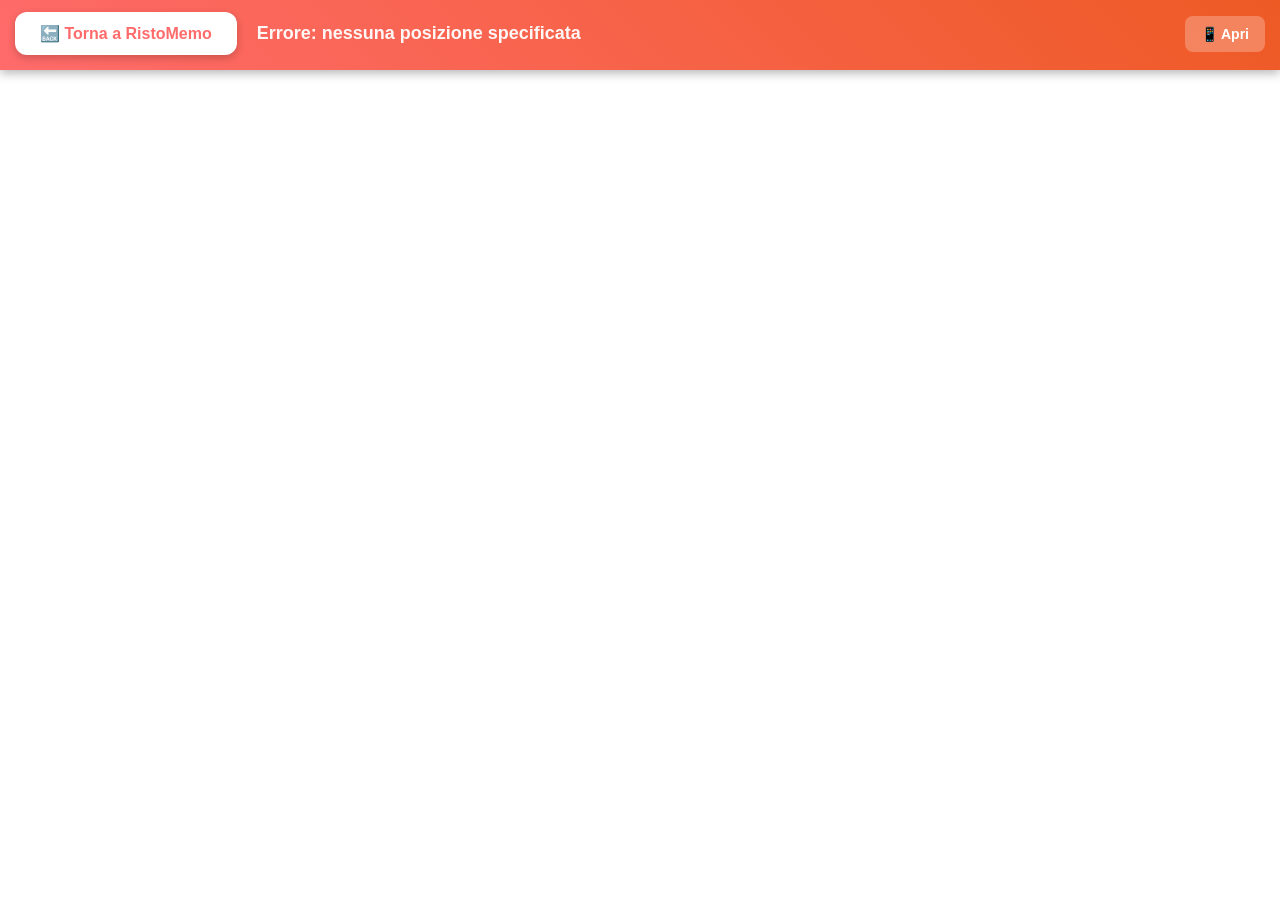
<file: mappa.html>
<!DOCTYPE html>
<html lang="it">
<head>
    <meta charset="UTF-8">
    <meta name="viewport" content="width=device-width, initial-scale=1.0">
    <title>Mappa Ristorante - RistoMemo</title>
    <style>
        * {
            margin: 0;
            padding: 0;
            box-sizing: border-box;
        }

        body {
            font-family: -apple-system, BlinkMacSystemFont, 'Segoe UI', Roboto, sans-serif;
            overflow: hidden;
            -webkit-font-smoothing: antialiased;
        }

        /* Banner fisso in alto - OTTIMIZZATO MOBILE */
        .map-header {
            position: fixed;
            top: 0;
            left: 0;
            right: 0;
            background: linear-gradient(45deg, #ff6b6b, #ee5a24);
            color: white;
            padding: 12px 15px;
            z-index: 9999;
            box-shadow: 0 3px 10px rgba(0, 0, 0, 0.3);
        }

        .back-button {
            display: flex;
            align-items: center;
            justify-content: center;
            gap: 8px;
            background: white;
            color: #ff6b6b;
            border: none;
            padding: 14px 20px;
            border-radius: 12px;
            font-size: 17px;
            font-weight: 700;
            cursor: pointer;
            text-decoration: none;
            transition: all 0.2s ease;
            box-shadow: 0 3px 8px rgba(0, 0, 0, 0.2);
            width: 100%;
            margin-bottom: 10px;
            /* Ottimizzazione touch */
            -webkit-tap-highlight-color: transparent;
            touch-action: manipulation;
        }

        .back-button:active {
            transform: scale(0.97);
            box-shadow: 0 2px 5px rgba(0, 0, 0, 0.2);
        }

        .restaurant-info {
            display: flex;
            align-items: center;
            justify-content: space-between;
            gap: 10px;
        }

        .restaurant-name {
            font-size: 15px;
            font-weight: 600;
            flex: 1;
            white-space: nowrap;
            overflow: hidden;
            text-overflow: ellipsis;
            opacity: 0.95;
        }

        .open-in-maps {
            background: rgba(255, 255, 255, 0.25);
            color: white;
            border: none;
            padding: 8px 12px;
            border-radius: 8px;
            font-size: 12px;
            font-weight: 600;
            cursor: pointer;
            text-decoration: none;
            display: inline-flex;
            align-items: center;
            gap: 4px;
            white-space: nowrap;
            transition: all 0.2s ease;
            -webkit-tap-highlight-color: transparent;
        }

        .open-in-maps:active {
            background: rgba(255, 255, 255, 0.4);
            transform: scale(0.95);
        }

        /* Contenitore mappa */
        .map-container {
            position: fixed;
            top: 95px;
            left: 0;
            right: 0;
            bottom: 0;
            width: 100%;
            height: calc(100vh - 95px);
        }

        #map {
            width: 100%;
            height: 100%;
            border: none;
        }

        /* Desktop - SE lo schermo è grande */
        @media (min-width: 768px) {
            .map-header {
                padding: 15px 20px;
                display: flex;
                align-items: center;
                justify-content: space-between;
                gap: 20px;
            }

            .back-button {
                width: auto;
                margin-bottom: 0;
                padding: 12px 25px;
                font-size: 16px;
                flex-shrink: 0;
            }

            .restaurant-info {
                flex: 1;
                display: flex;
                justify-content: space-between;
            }

            .restaurant-name {
                font-size: 18px;
                text-align: left;
            }

            .open-in-maps {
                padding: 10px 16px;
                font-size: 14px;
            }

            .map-container {
                top: 70px;
                height: calc(100vh - 70px);
            }
        }

        /* Schermi molto piccoli (iPhone SE, etc) */
        @media (max-width: 375px) {
            .back-button {
                font-size: 16px;
                padding: 12px 16px;
            }

            .restaurant-name {
                font-size: 13px;
            }

            .open-in-maps {
                font-size: 11px;
                padding: 6px 10px;
            }
        }

        /* Safe area per iPhone con notch */
        @supports (padding: max(0px)) {
            .map-header {
                padding-top: max(12px, env(safe-area-inset-top));
                padding-left: max(15px, env(safe-area-inset-left));
                padding-right: max(15px, env(safe-area-inset-right));
            }
        }
    </style>
</head>
<body>
    <!-- Banner fisso in alto -->
    <div class="map-header">
        <a href="javascript:history.back()" class="back-button" onclick="goBack(); return false;">
            🔙 Torna a RistoMemo
        </a>
        <div class="restaurant-info">
            <div class="restaurant-name" id="restaurantName">Caricamento...</div>
            <a href="#" id="openMapsLink" class="open-in-maps" target="_blank" rel="noopener noreferrer">
                📱 Apri
            </a>
        </div>
    </div>

    <!-- Mappa embedded -->
    <div class="map-container">
        <iframe id="map" allowfullscreen loading="lazy" referrerpolicy="no-referrer-when-downgrade"></iframe>
    </div>

    <script>
        // Recupera i parametri dalla URL
        const urlParams = new URLSearchParams(window.location.search);
        const query = urlParams.get('q');
        const name = urlParams.get('name');

        if (name) {
            document.getElementById('restaurantName').textContent = decodeURIComponent(name);
        }

        if (query) {
            // URL per la mappa embedded
            const embedUrl = `https://www.google.com/maps/embed/v1/place?key=AIzaSyBFw0Qbyq9zTFTd-tUY6dZWTgaQzuU17R8&q=${query}`;
            document.getElementById('map').src = embedUrl;

            // URL per aprire in Google Maps app
            const mapsAppUrl = `https://www.google.com/maps/search/?api=1&query=${query}`;
            document.getElementById('openMapsLink').href = mapsAppUrl;
        } else {
            document.getElementById('restaurantName').textContent = 'Errore: nessuna posizione specificata';
        }

        function goBack() {
            // Prova a tornare indietro, altrimenti vai alla home
            if (document.referrer && document.referrer.includes('ristomemo')) {
                history.back();
            } else {
                window.location.href = 'index.html';
            }
        }

        // Prevenire il refresh accidentale
        window.addEventListener('beforeunload', function(e) {
            // Non mostrare l'alert se si sta tornando indietro
            if (performance.navigation.type !== 2) {
                return;
            }
        });
    </script>
</body>
</html>
</file>
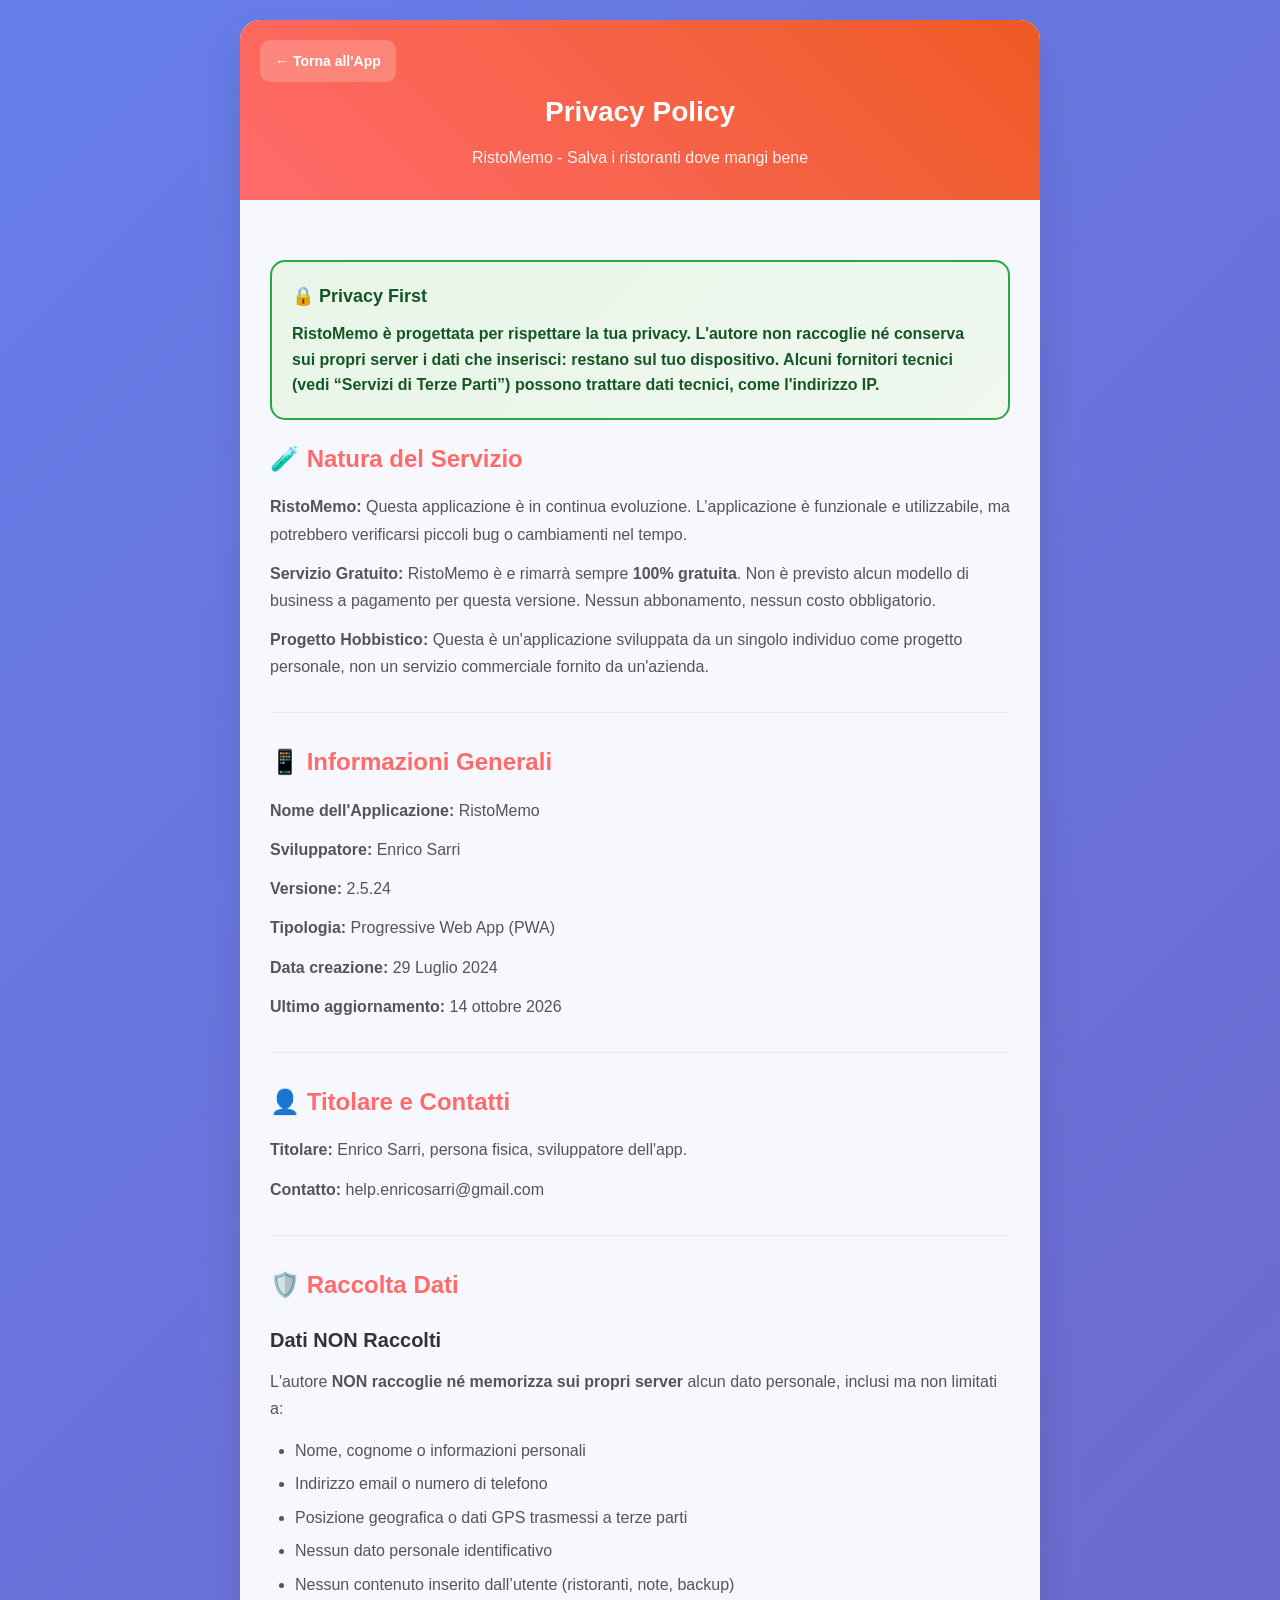
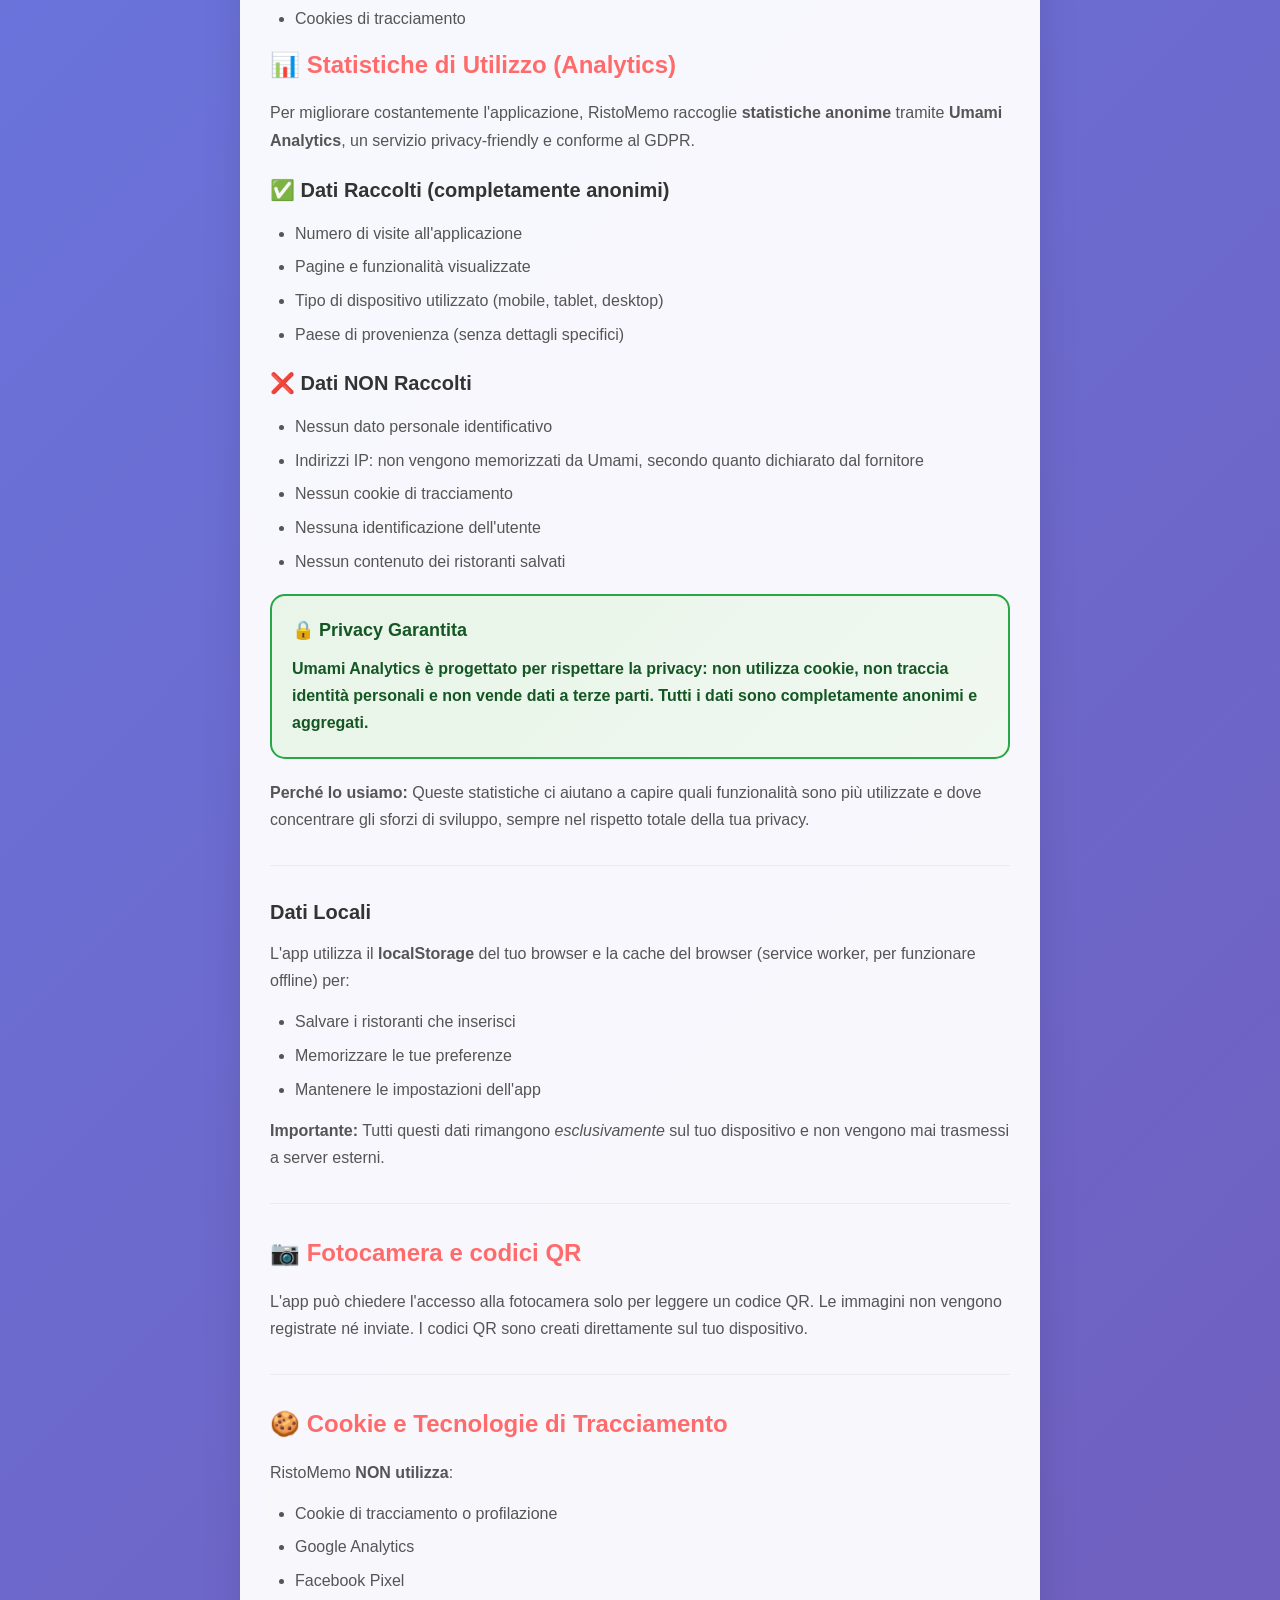
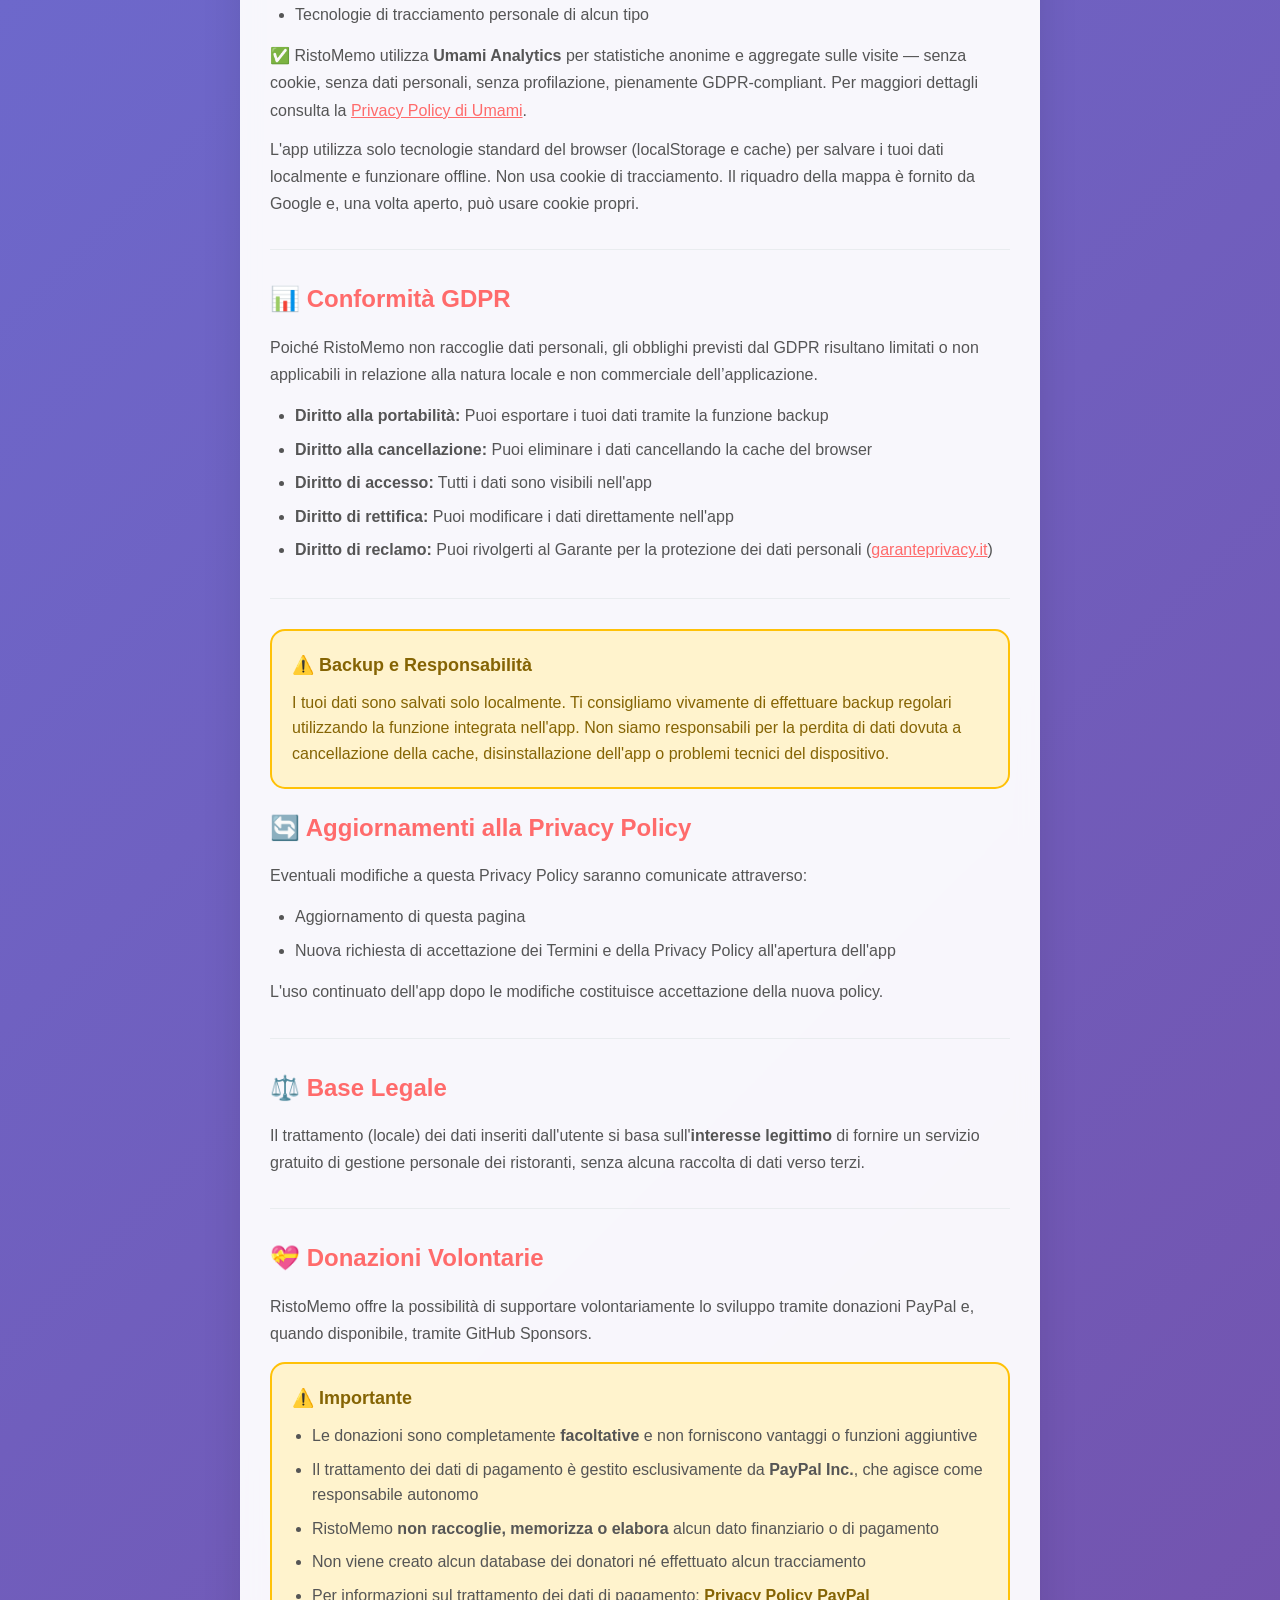
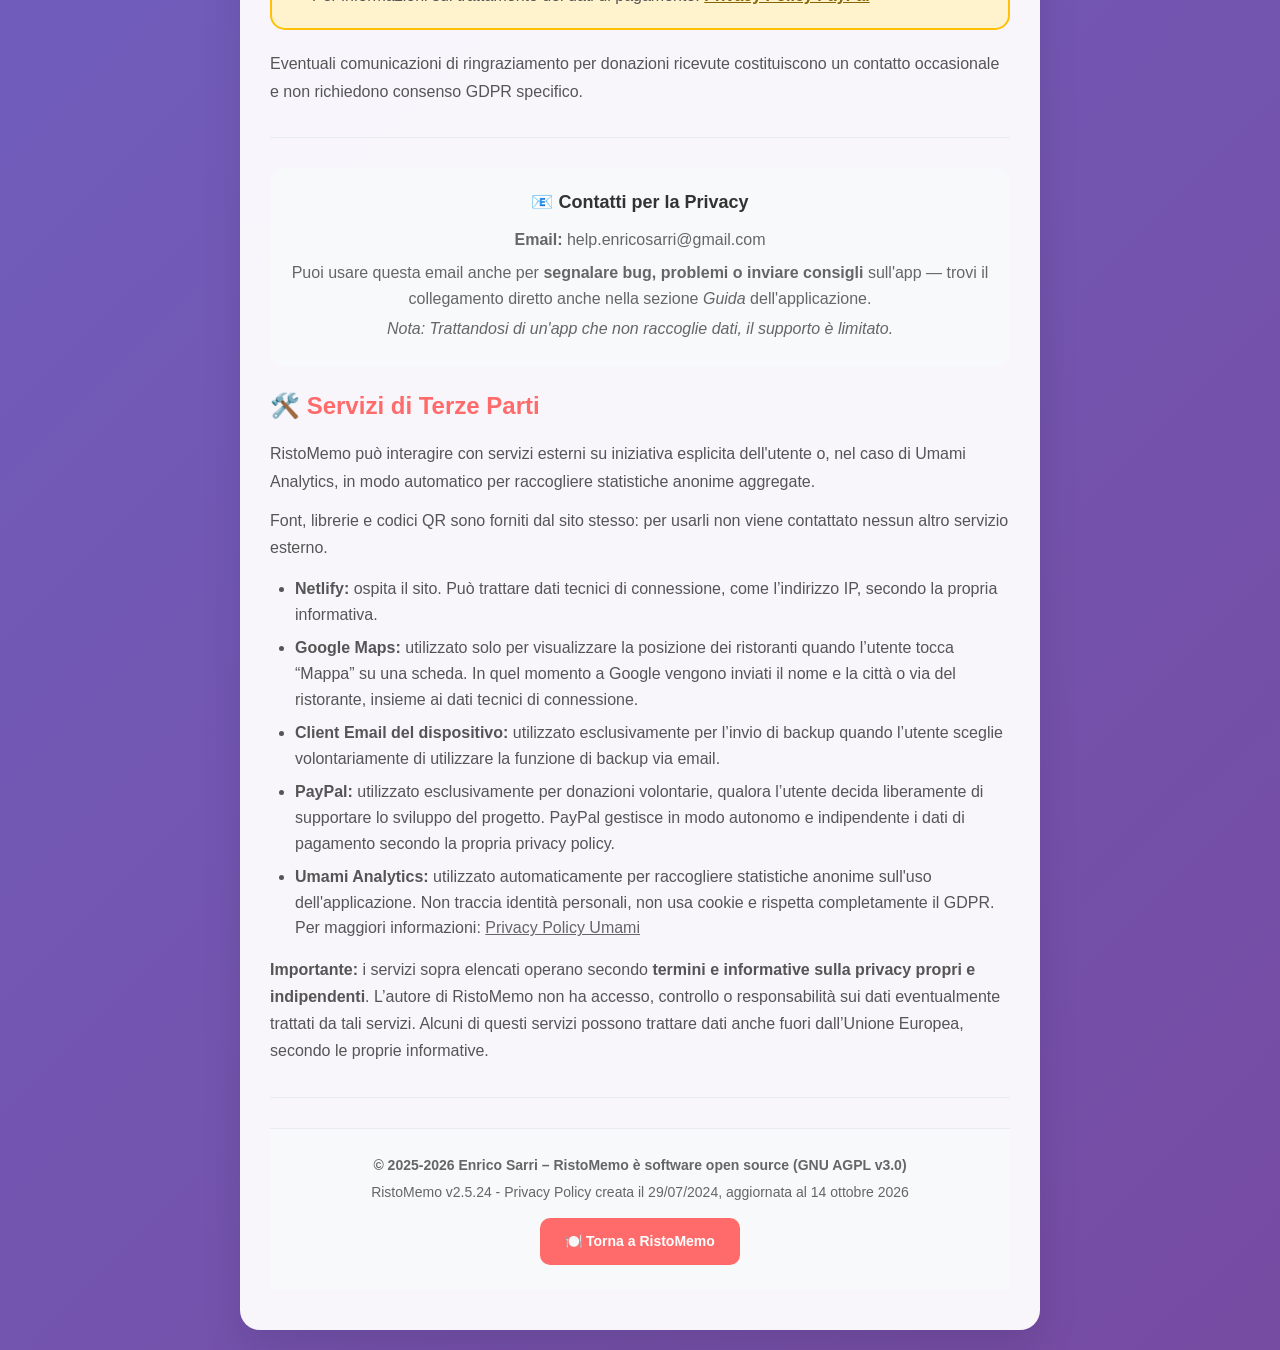
<file: privacy.html>
<!DOCTYPE html>
<html lang="it">
<head>
    <meta charset="UTF-8">
    <meta name="viewport" content="width=device-width, initial-scale=1.0">
    <title>Privacy Policy - RistoMemo</title>
    <meta name="description" content="Privacy Policy di RistoMemo - La tua rubrica personale dei tuoi ristoranti preferiti">
    
    <style>
        * {
            margin: 0;
            padding: 0;
            box-sizing: border-box;
        }

        body {
            font-family: -apple-system, BlinkMacSystemFont, 'Segoe UI', Roboto, sans-serif;
            background: linear-gradient(135deg, #667eea 0%, #764ba2 100%);
            min-height: 100vh;
            padding: 20px;
            line-height: 1.6;
        }

        .container {
            max-width: 800px;
            margin: 0 auto;
            background: rgba(255, 255, 255, 0.95);
            backdrop-filter: blur(10px);
            border-radius: 20px;
            overflow: hidden;
            box-shadow: 0 20px 40px rgba(0, 0, 0, 0.1);
        }

        .header {
            background: linear-gradient(45deg, #ff6b6b, #ee5a24);
            color: white;
           padding: 70px 20px 30px;
            text-align: center;
            position: relative;
        }

        .header h1 {
            font-size: 28px;
            margin-bottom: 10px;
            font-weight: 700;
        }

        .header p {
            opacity: 0.9;
            font-size: 16px;
        }

        .back-button {
            position: absolute;
            top: 20px;
            left: 20px;
            background: rgba(255, 255, 255, 0.2);
            color: white;
            border: none;
            padding: 10px 15px;
            border-radius: 10px;
            cursor: pointer;
            font-size: 14px;
            font-weight: 600;
            transition: all 0.3s ease;
            text-decoration: none;
            display: inline-flex;
            align-items: center;
            gap: 5px;
        }

        .back-button:hover {
            background: rgba(255, 255, 255, 0.3);
            transform: translateY(-2px);
        }

        .content {
            padding: 40px 30px;
        }

        .section {
            margin-bottom: 30px;
            padding-bottom: 20px;
            border-bottom: 1px solid #e9ecef;
        }

        .section:last-child {
            border-bottom: none;
            margin-bottom: 0;
        }

        .section h2 {
            color: #ff6b6b;
            font-size: 24px;
            margin-bottom: 15px;
            font-weight: 700;
        }

        .section h3 {
            color: #333;
            font-size: 20px;
            margin-bottom: 12px;
            margin-top: 20px;
            font-weight: 600;
        }

        .section p {
            color: #555;
            font-size: 16px;
            margin-bottom: 12px;
            line-height: 1.7;
        }

        .section ul {
            margin: 15px 0;
            padding-left: 25px;
        }

        .section li {
            color: #555;
            font-size: 16px;
            margin-bottom: 8px;
            line-height: 1.6;
        }

        .highlight-box {
            background: linear-gradient(135deg, #e8f5e8, #f0f8f0);
            border: 2px solid #28a745;
            border-radius: 15px;
            padding: 20px;
            margin: 20px 0;
        }

        .highlight-box h4 {
            color: #155724;
            margin-bottom: 10px;
            font-size: 18px;
            font-weight: 700;
        }

        .highlight-box p {
            color: #155724;
            font-weight: 600;
            margin: 0;
        }

        .warning-box {
            background: #fff3cd;
            border: 2px solid #ffc107;
            border-radius: 15px;
            padding: 20px;
            margin: 20px 0;
        }

        .warning-box h4 {
            color: #856404;
            margin-bottom: 10px;
            font-size: 18px;
            font-weight: 700;
        }

        .warning-box p {
            color: #856404;
            margin: 0;
        }

        .contact-info {
            background: #f8f9fa;
            border-radius: 15px;
            padding: 20px;
            margin: 20px 0;
            text-align: center;
        }

        .contact-info h4 {
            color: #333;
            margin-bottom: 10px;
            font-size: 18px;
        }

        .contact-info p {
            color: #666;
            margin: 5px 0;
        }

        .footer {
            background: #f8f9fa;
            padding: 20px;
            text-align: center;
            border-top: 1px solid #e9ecef;
        }

        .footer p {
            color: #666;
            font-size: 14px;
            margin: 5px 0;
        }

        .app-icon {
            width: 50px;
            height: 50px;
            background: linear-gradient(45deg, #ff6b6b, #ee5a24);
            border-radius: 12px;
            display: inline-flex;
            align-items: center;
            justify-content: center;
            font-size: 24px;
            margin: 0 auto 15px;
        }

        @media (max-width: 768px) {
            body {
                padding: 10px;
            }
            
            .content {
                padding: 30px 20px;
            }
            
            .header h1 {
                font-size: 24px;
            }
            
            .section h2 {
                font-size: 20px;
            }
            
            .section h3 {
                font-size: 18px;
            }
            
            .section p, .section li {
                font-size: 15px;
            }
        }
   .scroll-top-btn {
            position: fixed;
            bottom: 28px;
            right: 20px;
            width: 46px;
            height: 46px;
            background: linear-gradient(135deg, #ff6b6b, #ee5a24);
            color: white;
            border: none;
            border-radius: 50%;
            font-size: 22px;
            cursor: pointer;
            box-shadow: 0 4px 14px rgba(238,90,36,0.4);
            display: flex;
            align-items: center;
            justify-content: center;
            opacity: 0;
            visibility: hidden;
            transform: translateY(10px);
            transition: all 0.3s ease;
            z-index: 999;
        }
        .scroll-top-btn.show {
            opacity: 1;
            visibility: visible;
            transform: translateY(0);
        }
    </style>
<script async src="https://cloud.umami.is/script.js" data-website-id="72685988-a9e4-49eb-875c-59a13c1694e9"></script>
</head>
<body>
    <button class="scroll-top-btn" id="scrollTopBtn" onclick="window.scrollTo({top:0,behavior:'smooth'})" title="Torna su">↑</button>
    <div class="container">        <div class="header">
            <a href="index.html" class="back-button">
                ← Torna all'App
            </a>
            
            <h1>Privacy Policy</h1>
            <p>RistoMemo - Salva i ristoranti dove mangi bene</p>
        </div>

        <div class="content">
            <div class="highlight-box">
                <h4>🔒 Privacy First</h4>
                <p>RistoMemo è progettata per rispettare la tua privacy. L'autore non raccoglie né conserva sui propri server i dati che inserisci: restano sul tuo dispositivo. Alcuni fornitori tecnici (vedi “Servizi di Terze Parti”) possono trattare dati tecnici, come l'indirizzo IP.</p>
            </div>

<div class="section">
                <h2>🧪 Natura del Servizio</h2>
                <p><strong>RistoMemo:</strong> Questa applicazione è in continua evoluzione. L’applicazione è funzionale e utilizzabile, ma potrebbero verificarsi piccoli bug o cambiamenti nel tempo.</p>
                
                <p><strong>Servizio Gratuito:</strong> RistoMemo è e rimarrà sempre <strong>100% gratuita</strong>. Non è previsto alcun modello di business a pagamento per questa versione. Nessun abbonamento, nessun costo obbligatorio.</p>
                
                <p><strong>Progetto Hobbistico:</strong> Questa è un'applicazione sviluppata da un singolo individuo come progetto personale, non un servizio commerciale fornito da un'azienda.</p>
            </div>

            <div class="section">
                <h2>📱 Informazioni Generali</h2>
                <p><strong>Nome dell'Applicazione:</strong> RistoMemo</p>
                <p><strong>Sviluppatore:</strong> Enrico Sarri</p>
                <p><strong>Versione:</strong> 2.5.24</p>
                <p><strong>Tipologia:</strong> Progressive Web App (PWA)</p>
                <p><strong>Data creazione:</strong> 29 Luglio 2024</p>
                <p><strong>Ultimo aggiornamento:</strong> 14 ottobre 2026</p>
            </div>

            <div class="section">
                <h2>👤 Titolare e Contatti</h2>
                <p><strong>Titolare:</strong> Enrico Sarri, persona fisica, sviluppatore dell'app.</p>
                <p><strong>Contatto:</strong> help.enricosarri@gmail.com</p>
            </div>

            <div class="section">
                <h2>🛡️ Raccolta Dati</h2>
                <h3>Dati NON Raccolti</h3>
                <p>L'autore <strong>NON raccoglie né memorizza sui propri server</strong> alcun dato personale, inclusi ma non limitati a:</p>
                <ul>
                    <li>Nome, cognome o informazioni personali</li>
                    <li>Indirizzo email o numero di telefono</li>
                    <li>Posizione geografica o dati GPS trasmessi a terze parti</li>
                   <li>Nessun dato personale identificativo</li>
                    <li>Nessun contenuto inserito dall’utente (ristoranti, note, backup)</li>
                    <li>Cookies di tracciamento</li>
                     </ul>
<div class="section">
                <h2>📊 Statistiche di Utilizzo (Analytics)</h2>
                <p>Per migliorare costantemente l'applicazione, RistoMemo raccoglie <strong>statistiche anonime</strong> tramite <strong>Umami Analytics</strong>, un servizio privacy-friendly e conforme al GDPR.</p>
                
                <h3>✅ Dati Raccolti (completamente anonimi)</h3>
                <ul>
                    <li>Numero di visite all'applicazione</li>
                    <li>Pagine e funzionalità visualizzate</li>
                    <li>Tipo di dispositivo utilizzato (mobile, tablet, desktop)</li>
                    <li>Paese di provenienza (senza dettagli specifici)</li>
                </ul>

                <h3>❌ Dati NON Raccolti</h3>
                <ul>
                    <li>Nessun dato personale identificativo</li>
                    <li>Indirizzi IP: non vengono memorizzati da Umami, secondo quanto dichiarato dal fornitore</li>
                    <li>Nessun cookie di tracciamento</li>
                    <li>Nessuna identificazione dell'utente</li>
                    <li>Nessun contenuto dei ristoranti salvati</li>
                </ul>

                <div class="highlight-box">
                    <h4>🔒 Privacy Garantita</h4>
                    <p>Umami Analytics è progettato per rispettare la privacy: non utilizza cookie, non traccia identità personali e non vende dati a terze parti. Tutti i dati sono completamente anonimi e aggregati.</p>
                </div>

                <p><strong>Perché lo usiamo:</strong> Queste statistiche ci aiutano a capire quali funzionalità sono più utilizzate e dove concentrare gli sforzi di sviluppo, sempre nel rispetto totale della tua privacy.</p>
            </div>
                

                <h3>Dati Locali</h3>
                <p>L'app utilizza il <strong>localStorage</strong> del tuo browser e la cache del browser (service worker, per funzionare offline) per:</p>
                <ul>
                    <li>Salvare i ristoranti che inserisci</li>
                    <li>Memorizzare le tue preferenze</li>
                    <li>Mantenere le impostazioni dell'app</li>
                </ul>
                <p><strong>Importante:</strong> Tutti questi dati rimangono <em>esclusivamente</em> sul tuo dispositivo e non vengono mai trasmessi a server esterni.</p>
            </div>

            <div class="section">
                <h2>📷 Fotocamera e codici QR</h2>
                <p>L'app può chiedere l'accesso alla fotocamera solo per leggere un codice QR. Le immagini non vengono registrate né inviate. I codici QR sono creati direttamente sul tuo dispositivo.</p>
            </div>

            <div class="section">
                <h2>🍪 Cookie e Tecnologie di Tracciamento</h2>
                <p>RistoMemo <strong>NON utilizza</strong>:</p>
                <ul>
                    <li>Cookie di tracciamento o profilazione</li>
                    <li>Google Analytics</li>
                    <li>Facebook Pixel</li>
                    <li>Tecnologie di tracciamento personale di alcun tipo</li>
                </ul>
                <p>✅ RistoMemo utilizza <strong>Umami Analytics</strong> per statistiche anonime e aggregate sulle visite — senza cookie, senza dati personali, senza profilazione, pienamente GDPR-compliant. Per maggiori dettagli consulta la <a href="https://umami.is/privacy" target="_blank" style="color:#ff6b6b;">Privacy Policy di Umami</a>.</p>
                <p>L'app utilizza solo tecnologie standard del browser (localStorage e cache) per salvare i tuoi dati localmente e funzionare offline. Non usa cookie di tracciamento. Il riquadro della mappa è fornito da Google e, una volta aperto, può usare cookie propri.</p>
            </div>

            <div class="section">
                <h2>📊 Conformità GDPR</h2>
                <p>Poiché RistoMemo non raccoglie dati personali, gli obblighi previsti dal GDPR risultano limitati o non applicabili in relazione alla natura locale e non commerciale dell’applicazione.
      </p>
                <ul>
                    <li><strong>Diritto alla portabilità:</strong> Puoi esportare i tuoi dati tramite la funzione backup</li>
                    <li><strong>Diritto alla cancellazione:</strong> Puoi eliminare i dati cancellando la cache del browser</li>
                    <li><strong>Diritto di accesso:</strong> Tutti i dati sono visibili nell'app</li>
                    <li><strong>Diritto di rettifica:</strong> Puoi modificare i dati direttamente nell'app</li>
                    <li><strong>Diritto di reclamo:</strong> Puoi rivolgerti al Garante per la protezione dei dati personali (<a href="https://www.garanteprivacy.it" target="_blank" style="color:#ff6b6b;">garanteprivacy.it</a>)</li>
                </ul>
            </div>

            <div class="warning-box">
                <h4>⚠️ Backup e Responsabilità</h4>
                <p>I tuoi dati sono salvati solo localmente. Ti consigliamo vivamente di effettuare backup regolari utilizzando la funzione integrata nell'app. Non siamo responsabili per la perdita di dati dovuta a cancellazione della cache, disinstallazione dell'app o problemi tecnici del dispositivo.</p>
            </div>

            <div class="section">
                <h2>🔄 Aggiornamenti alla Privacy Policy</h2>
                <p>Eventuali modifiche a questa Privacy Policy saranno comunicate attraverso:</p>
                <ul>
                    <li>Aggiornamento di questa pagina</li>
                    <li>Nuova richiesta di accettazione dei Termini e della Privacy Policy all'apertura dell'app</li>
                </ul>
                <p>L'uso continuato dell'app dopo le modifiche costituisce accettazione della nuova policy.</p>
            </div>

            <div class="section">
                <h2>⚖️ Base Legale</h2>
                <p>Il trattamento (locale) dei dati inseriti dall'utente si basa sull'<strong>interesse legittimo</strong> di fornire un servizio gratuito di gestione personale dei ristoranti, senza alcuna raccolta di dati verso terzi.</p>
            </div>

               
               <div class="section">
                <h2>💝 Donazioni Volontarie</h2>
                <p>RistoMemo offre la possibilità di supportare volontariamente lo sviluppo tramite donazioni PayPal e, quando disponibile, tramite GitHub Sponsors.</p>
                
                <div class="warning-box" style="margin-top: 15px;">
                    <h4>⚠️ Importante</h4>
                    <ul style="margin: 10px 0 0 20px; padding: 0;">
                        <li style="margin-bottom: 8px;">Le donazioni sono completamente <strong>facoltative</strong> e non forniscono vantaggi o funzioni aggiuntive</li>
                        <li style="margin-bottom: 8px;">Il trattamento dei dati di pagamento è gestito esclusivamente da <strong>PayPal Inc.</strong>, che agisce come responsabile autonomo</li>
                        <li style="margin-bottom: 8px;">RistoMemo <strong>non raccoglie, memorizza o elabora</strong> alcun dato finanziario o di pagamento</li>
                        <li style="margin-bottom: 8px;">Non viene creato alcun database dei donatori né effettuato alcun tracciamento</li>
                        <li style="margin-bottom: 0;">Per informazioni sul trattamento dei dati di pagamento: <a href="https://www.paypal.com/it/webapps/mpp/ua/privacy-full" target="_blank" style="color: #856404; text-decoration: underline; font-weight: 600;">Privacy Policy PayPal</a></li>
                    </ul>
                </div>
                
                <p style="margin-top: 15px;">Eventuali comunicazioni di ringraziamento per donazioni ricevute costituiscono un contatto occasionale e non richiedono consenso GDPR specifico.</p>
            </div>


            <div class="contact-info">
                <h4>📧 Contatti per la Privacy</h4>
                <p><strong>Email:</strong> help.enricosarri@gmail.com</p>
                <p style="margin-top: 8px;">Puoi usare questa email anche per <strong>segnalare bug, problemi o inviare consigli</strong> sull'app — trovi il collegamento diretto anche nella sezione <em>Guida</em> dell'applicazione.</p>
                <p><em>Nota: Trattandosi di un'app che non raccoglie dati, il supporto è limitato.</em></p>
            </div>

           
<div class="section">
    <h2>🛠️ Servizi di Terze Parti</h2>
    <p>
        RistoMemo può interagire con servizi esterni su iniziativa esplicita dell'utente o, nel caso di Umami Analytics, in modo automatico per raccogliere statistiche anonime aggregate.
    </p>
    <p>
        Font, librerie e codici QR sono forniti dal sito stesso:
        per usarli non viene contattato nessun altro servizio esterno.
    </p>
    <ul>
        <li>
            <strong>Netlify:</strong>
            ospita il sito. Può trattare dati tecnici di connessione,
            come l’indirizzo IP, secondo la propria informativa.
        </li>

        <li>
            <strong>Google Maps:</strong>
            utilizzato solo per visualizzare la posizione dei ristoranti
            quando l’utente tocca “Mappa” su una scheda.
            In quel momento a Google vengono inviati il nome e la città o via del ristorante,
            insieme ai dati tecnici di connessione.
        </li>
        
        <li>
            <strong>Client Email del dispositivo:</strong>
            utilizzato esclusivamente per l’invio di backup
            quando l’utente sceglie volontariamente di utilizzare
            la funzione di backup via email.
        </li>
        <li>
            <strong>PayPal:</strong>
            utilizzato esclusivamente per donazioni volontarie,
            qualora l’utente decida liberamente di supportare lo sviluppo del progetto.
            PayPal gestisce in modo autonomo e indipendente
            i dati di pagamento secondo la propria privacy policy.
        </li>

<li>
            <strong>Umami Analytics:</strong>
            utilizzato automaticamente per raccogliere statistiche anonime sull'uso dell'applicazione.
            Non traccia identità personali, non usa cookie e rispetta completamente il GDPR.
            Per maggiori informazioni: 
            <a href="https://umami.is/privacy" target="_blank" style="color: #666; text-decoration: underline;">Privacy Policy Umami</a>
        </li>
    </ul>
    <p>
        <strong>Importante:</strong>
        i servizi sopra elencati operano secondo
        <strong>termini e informative sulla privacy propri e indipendenti</strong>.
        L’autore di RistoMemo non ha accesso, controllo o responsabilità
        sui dati eventualmente trattati da tali servizi.
        Alcuni di questi servizi possono trattare dati anche fuori dall’Unione Europea,
        secondo le proprie informative.
    </p>
</div>

        <div class="footer">
            <p><strong>© 2025-2026 Enrico Sarri – RistoMemo è software open source (GNU AGPL v3.0)
</strong></p>
            <p>RistoMemo v2.5.24 - Privacy Policy creata il 29/07/2024, aggiornata al 14 ottobre 2026</p>
            <p style="margin-top: 15px;">
                <a href="index.html" style="background: #ff6b6b; color: white; padding: 12px 25px; border-radius: 10px; text-decoration: none; font-weight: 600; display: inline-block;">
                   🍽️ Torna a RistoMemo
                </a>
            </p>
<script>
window.addEventListener('scroll', function() {
    var btn = document.getElementById('scrollTopBtn');
    if (!btn) return;
    if (window.scrollY > 200) {
        btn.classList.add('show');
    } else {
        btn.classList.remove('show');
    }
});
</script>
        </div>
    </div>
    </div>
</body>
</html>
</file>
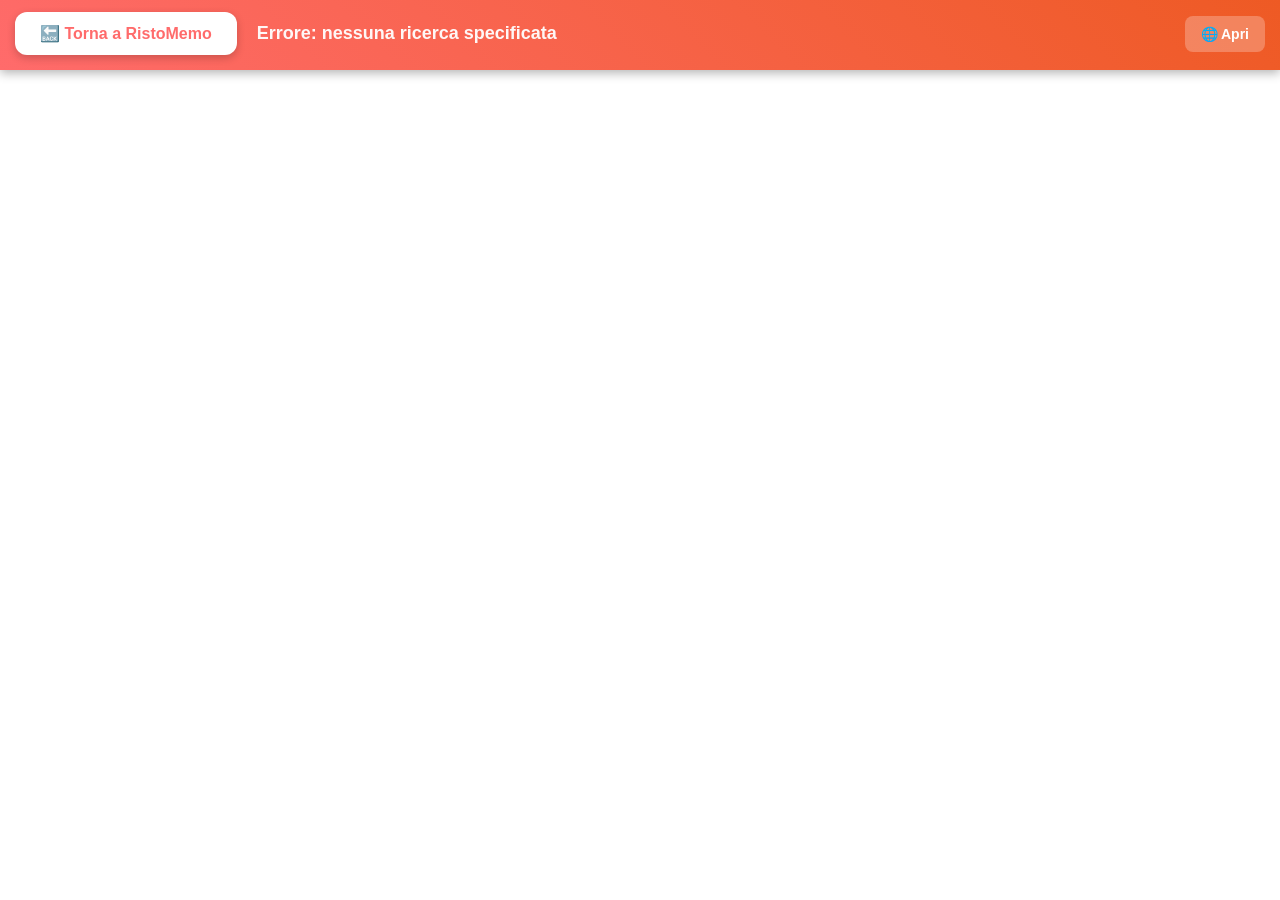
<file: ricerca.html>
<!DOCTYPE html>
<html lang="it">
<head>
    <meta charset="UTF-8">
    <meta name="viewport" content="width=device-width, initial-scale=1.0">
    <title>Ricerca Google - RistoMemo</title>
    <style>
        * {
            margin: 0;
            padding: 0;
            box-sizing: border-box;
        }

        body {
            font-family: -apple-system, BlinkMacSystemFont, 'Segoe UI', Roboto, sans-serif;
            overflow: hidden;
            -webkit-font-smoothing: antialiased;
        }

        /* Banner fisso in alto - OTTIMIZZATO MOBILE */
        .search-header {
            position: fixed;
            top: 0;
            left: 0;
            right: 0;
            background: linear-gradient(45deg, #ff6b6b, #ee5a24);
            color: white;
            padding: 12px 15px;
            z-index: 9999;
            box-shadow: 0 3px 10px rgba(0, 0, 0, 0.3);
        }

        .back-button {
            display: flex;
            align-items: center;
            justify-content: center;
            gap: 8px;
            background: white;
            color: #ff6b6b;
            border: none;
            padding: 14px 20px;
            border-radius: 12px;
            font-size: 17px;
            font-weight: 700;
            cursor: pointer;
            text-decoration: none;
            transition: all 0.2s ease;
            box-shadow: 0 3px 8px rgba(0, 0, 0, 0.2);
            width: 100%;
            margin-bottom: 10px;
            -webkit-tap-highlight-color: transparent;
            touch-action: manipulation;
        }

        .back-button:active {
            transform: scale(0.97);
            box-shadow: 0 2px 5px rgba(0, 0, 0, 0.2);
        }

        .search-info {
            display: flex;
            align-items: center;
            justify-content: space-between;
            gap: 10px;
        }

        .search-query {
            font-size: 15px;
            font-weight: 600;
            flex: 1;
            white-space: nowrap;
            overflow: hidden;
            text-overflow: ellipsis;
            opacity: 0.95;
        }

        .open-in-google {
            background: rgba(255, 255, 255, 0.25);
            color: white;
            border: none;
            padding: 8px 12px;
            border-radius: 8px;
            font-size: 12px;
            font-weight: 600;
            cursor: pointer;
            text-decoration: none;
            display: inline-flex;
            align-items: center;
            gap: 4px;
            white-space: nowrap;
            transition: all 0.2s ease;
            -webkit-tap-highlight-color: transparent;
        }

        .open-in-google:active {
            background: rgba(255, 255, 255, 0.4);
            transform: scale(0.95);
        }

        /* Contenitore ricerca */
        .search-container {
            position: fixed;
            top: 95px;
            left: 0;
            right: 0;
            bottom: 0;
            width: 100%;
            height: calc(100vh - 95px);
        }

        #searchFrame {
            width: 100%;
            height: 100%;
            border: none;
        }

        /* Desktop - SE lo schermo è grande */
        @media (min-width: 768px) {
            .search-header {
                padding: 15px 20px;
                display: flex;
                align-items: center;
                justify-content: space-between;
                gap: 20px;
            }

            .back-button {
                width: auto;
                margin-bottom: 0;
                padding: 12px 25px;
                font-size: 16px;
                flex-shrink: 0;
            }

            .search-info {
                flex: 1;
                display: flex;
                justify-content: space-between;
            }

            .search-query {
                font-size: 18px;
                text-align: left;
            }

            .open-in-google {
                padding: 10px 16px;
                font-size: 14px;
            }

            .search-container {
                top: 70px;
                height: calc(100vh - 70px);
            }
        }

        /* Schermi molto piccoli (iPhone SE, etc) */
        @media (max-width: 375px) {
            .back-button {
                font-size: 16px;
                padding: 12px 16px;
            }

            .search-query {
                font-size: 13px;
            }

            .open-in-google {
                font-size: 11px;
                padding: 6px 10px;
            }
        }

        /* Safe area per iPhone con notch */
        @supports (padding: max(0px)) {
            .search-header {
                padding-top: max(12px, env(safe-area-inset-top));
                padding-left: max(15px, env(safe-area-inset-left));
                padding-right: max(15px, env(safe-area-inset-right));
            }
        }
    </style>
</head>
<body>
    <!-- Banner fisso in alto -->
    <div class="search-header">
        <a href="javascript:history.back()" class="back-button" onclick="goBack(); return false;">
            🔙 Torna a RistoMemo
        </a>
        <div class="search-info">
            <div class="search-query" id="searchQuery">🔍 Ricerca Google...</div>
            <a href="#" id="openGoogleLink" class="open-in-google" target="_blank" rel="noopener noreferrer">
                🌐 Apri
            </a>
        </div>
    </div>

    <!-- Risultati Google embedded -->
    <div class="search-container">
        <iframe id="searchFrame" sandbox="allow-same-origin allow-scripts allow-popups allow-forms" allowfullscreen></iframe>
    </div>

    <script>
        // Recupera i parametri dalla URL
        const urlParams = new URLSearchParams(window.location.search);
        const query = urlParams.get('q');

        if (query) {
            const decodedQuery = decodeURIComponent(query);
            
            // Mostra la query nel banner
            document.getElementById('searchQuery').textContent = '🔍 ' + decodedQuery;
            
            // URL per i risultati Google
            const googleSearchUrl = `https://www.google.com/search?q=${query}&igu=1`;
            document.getElementById('searchFrame').src = googleSearchUrl;
            
            // Link per aprire Google in una nuova tab
            document.getElementById('openGoogleLink').href = googleSearchUrl;
        } else {
            document.getElementById('searchQuery').textContent = 'Errore: nessuna ricerca specificata';
        }

        function goBack() {
            // Prova a tornare indietro, altrimenti vai alla home
            if (document.referrer && document.referrer.includes('ristomemo')) {
                history.back();
            } else {
                window.location.href = 'index.html';
            }
        }

        // Gestione errori iframe
        document.getElementById('searchFrame').addEventListener('error', function() {
            console.warn('Impossibile caricare i risultati Google in iframe');
            // Se l'iframe non carica, apri direttamente Google
            window.location.href = `https://www.google.com/search?q=${query}`;
        });
    </script>
</body>
</html>
</file>
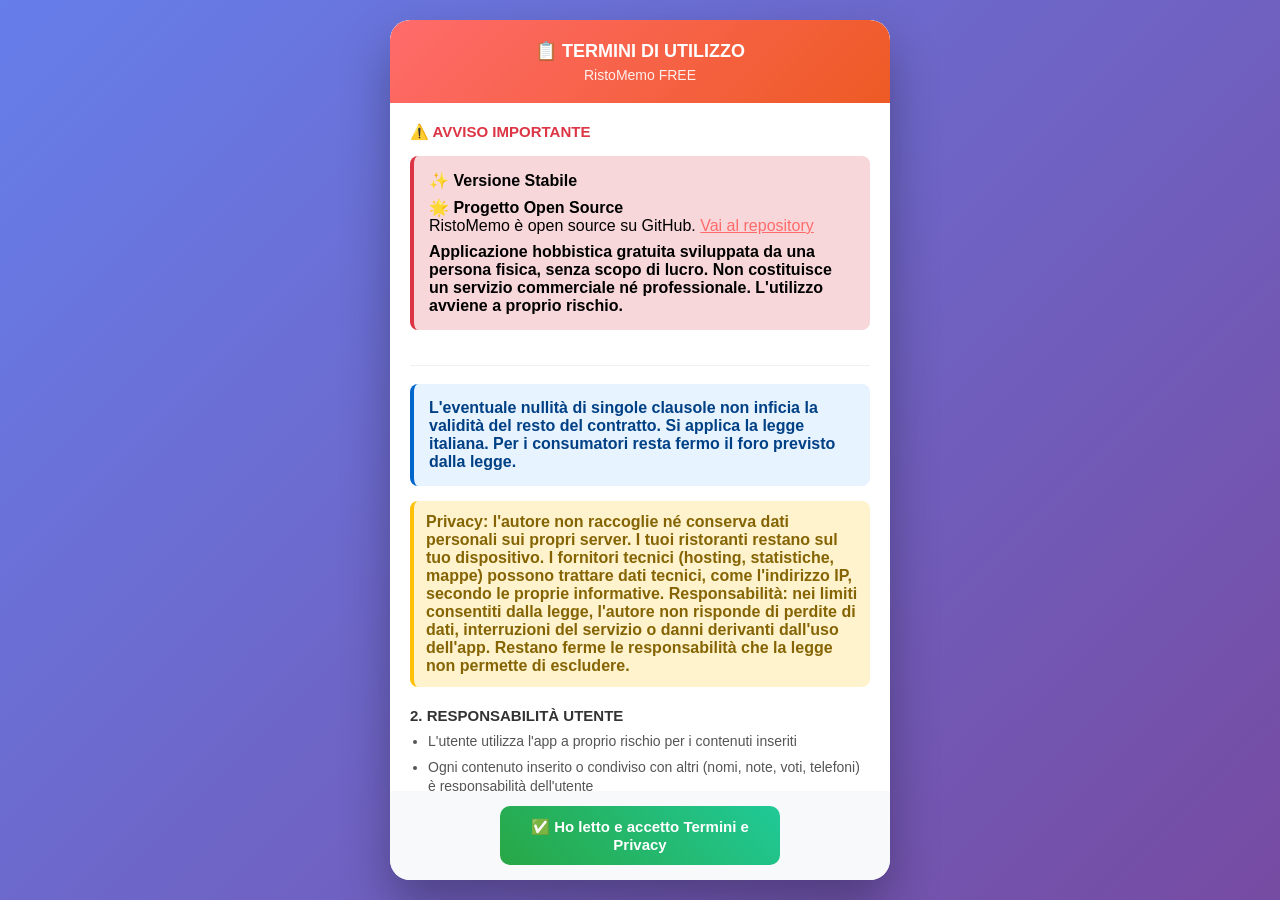
<file: terms.html>
<!DOCTYPE html>
<html lang="it">
<head>
    <meta charset="UTF-8">
    <meta name="viewport" content="width=device-width, initial-scale=1.0">
    <title>Termini di Utilizzo - RistoMemo FREE</title>
    <link rel="manifest" href="manifest.json">
    <link rel="icon" type="image/png" sizes="512x512" href="salvaristo_icon512.png">
    <link rel="apple-touch-icon" href="salvaristo_icon512.png">
    <meta name="theme-color" content="#ff6b6b">
<script async src="https://cloud.umami.is/script.js" data-website-id="72685988-a9e4-49eb-875c-59a13c1694e9"></script>
    <style>
        * { margin: 0; padding: 0; box-sizing: border-box; }
        body {
            font-family: -apple-system, BlinkMacSystemFont, 'Segoe UI', Roboto, sans-serif;
            background: linear-gradient(135deg, #667eea 0%, #764ba2 100%);
            min-height: 100vh;
            display: flex;
            align-items: center;
            justify-content: center;
            padding: 20px;
        }
        .terms-modal-content {
            background: white;
            border-radius: 20px;
            width: 95%;
            max-width: 500px;
            max-height: calc(100vh - 40px);
            overflow: hidden;
            box-shadow: 0 25px 50px rgba(0,0,0,0.3);
            display: flex;
            flex-direction: column;
        }
        .terms-header {
            background: linear-gradient(135deg, #ff6b6b 0%, #ee5a24 100%);
            color: white;
            padding: 20px;
            text-align: center;
            border-radius: 20px 20px 0 0;
            flex-shrink: 0;
        }
        .terms-header h2 { margin: 0 0 5px 0; font-size: 18px; font-weight: 700; }
        .terms-header h3 { margin: 0; font-size: 14px; opacity: 0.9; font-weight: 500; }
        .terms-body {
            padding: 20px;
            flex: 1;
            overflow-y: auto;
            -webkit-overflow-scrolling: touch;
            min-height: 0;
        }
        .terms-section { margin-bottom: 18px; padding-bottom: 15px; border-bottom: 1px solid #f0f0f0; }
        .terms-section:last-child { border-bottom: none; margin-bottom: 0; }
        .terms-section h4 { color: #333; margin: 0 0 8px 0; font-size: 15px; font-weight: 600; }
        .terms-section ul { margin: 0; padding-left: 18px; }
        .terms-section li { margin-bottom: 6px; line-height: 1.4; color: #555; font-size: 14px; }
        .terms-footer { background: #f8f9fa; padding: 12px 15px; border-radius: 8px; text-align: center; margin-top: 15px; }
        .terms-footer p { margin: 3px 0; font-size: 14px; }
        .terms-date { font-size: 12px; color: #666; }
        .terms-buttons {
            padding: 15px 20px;
            display: flex;
            gap: 12px;
            justify-content: center;
            background: #f8f9fa;
            border-radius: 0 0 20px 20px;
            flex-shrink: 0;
        }
        .btn-accept {
            padding: 12px 20px;
            border: none;
            border-radius: 10px;
            font-size: 15px;
            font-weight: 600;
            cursor: pointer;
            transition: all 0.3s ease;
            flex: 1;
            max-width: 280px;
            min-height: 44px;
            background: linear-gradient(45deg, #28a745, #20c997);
            color: white;
        }
        .btn-accept:hover, .btn-accept:active { transform: translateY(-2px); box-shadow: 0 5px 15px rgba(40,167,69,0.3); }
        .btn-torna {
            display: block;
            width: 100%;
            max-width: 280px;
            margin: 0 auto;
            padding: 12px 20px;
            border: none;
            border-radius: 10px;
            font-size: 15px;
            font-weight: 600;
            cursor: pointer;
            background: #ff6b6b;
            color: white;
            text-align: center;
        }
    </style>
</head>
<body>
    <div class="terms-modal-content">
        <div class="terms-header">
            <h2>📋 TERMINI DI UTILIZZO</h2>
            <h3>RistoMemo FREE</h3>
        </div>

        <div class="terms-body">

            <div class="terms-section">
                <h4 style="color: #dc3545; font-weight: 700; margin-bottom: 15px;">⚠️ AVVISO IMPORTANTE</h4>
                <div style="background: #f8d7da; padding: 15px; border-radius: 8px; border-left: 4px solid #dc3545; margin-bottom: 20px;">
                    <p><strong>✨ Versione Stabile</strong></p>
                    <p style="margin-top:8px;"><strong>🌟 Progetto Open Source</strong><br>
                    RistoMemo è open source su GitHub.
                    <a href="https://github.com/Henryx69/RistoMemo" target="_blank" style="color: #ff6b6b;">Vai al repository</a></p>
                    <p style="margin-top:8px;"><strong>Applicazione hobbistica gratuita sviluppata da una persona fisica, senza scopo di lucro. Non costituisce un servizio commerciale né professionale. L'utilizzo avviene a proprio rischio.</strong></p>
                </div>
            </div>

            <div style="background: #e7f3ff; padding: 15px; border-radius: 8px; border-left: 4px solid #0066cc; margin-bottom: 15px;">
                <p style="margin: 0; font-weight: 600; color: #004085;">
                    <strong>L'eventuale nullità di singole clausole non inficia la validità del resto del contratto.</strong>
                    Si applica la legge italiana. Per i consumatori resta fermo il foro previsto dalla legge.
                </p>
            </div>

            <div style="background: #fff3cd; padding: 12px; border-radius: 8px; border-left: 4px solid #ffc107; margin-bottom: 20px;">
                <p style="margin: 0; font-weight: 600; color: #856404;">
                    <strong>Privacy:</strong> l'autore non raccoglie né conserva dati personali sui propri server.
                    I tuoi ristoranti restano sul tuo dispositivo.
                    I fornitori tecnici (hosting, statistiche, mappe) possono trattare dati tecnici,
                    come l'indirizzo IP, secondo le proprie informative.
                    <strong>Responsabilità:</strong> nei limiti consentiti dalla legge, l'autore non risponde
                    di perdite di dati, interruzioni del servizio o danni derivanti dall'uso dell'app.
                    Restano ferme le responsabilità che la legge non permette di escludere.
                </p>
            </div>

            <div class="terms-section">
                <h4>2. RESPONSABILITÀ UTENTE</h4>
                <ul>
                    <li>L'utente utilizza l'app a proprio rischio per i contenuti inseriti</li>
                    <li>Ogni contenuto inserito o condiviso con altri (nomi, note, voti, telefoni) è responsabilità dell'utente</li>
                    <li>L'autore non è responsabile dei contenuti che l'utente condivide o importa</li>
                    <li>Backup dei propri dati a cura dell'utente</li>
                    <li>Utilizzo consapevole e responsabile</li>
                </ul>
            </div>

            <div class="terms-section">
                <h4>3. LIMITAZIONE RESPONSABILITÀ</h4>
                <ul>
                    <li>Nei limiti consentiti dalla legge, l'autore non è responsabile per perdite di dati o per interruzioni del servizio</li>
                    <li>L'utente utilizza l'app a proprio rischio</li>
                </ul>
            </div>

            <div class="terms-section">
                <h4>4. DATI E PRIVACY</h4>
                <ul>
                    <li>Dati salvati solo localmente sul dispositivo</li>
                    <li>L'autore non raccoglie dati personali sui propri server</li>
                    <li>Hosting (Netlify): riceve dati tecnici di connessione, come l'indirizzo IP</li>
                    <li>Fotocamera: usata solo per leggere un QR, le immagini non vengono registrate né inviate</li>
                    <li>Statistiche anonime di utilizzo tramite Umami Analytics (privacy-friendly, nessun cookie)</li>
                    <li>Visualizzazione mappe tramite Google Maps: si attiva solo quando tocchi “Mappa” e può usare cookie propri — soggetta alla <a href="https://policies.google.com/privacy" target="_blank" style="color:#ff6b6b;">Privacy Policy di Google</a></li>
                    <li>Per i dettagli completi consulta la <a href="privacy.html" style="color:#ff6b6b;">Privacy Policy</a></li>
                </ul>
            </div>

            <div class="terms-section">
                <h4>5. DONAZIONI VOLONTARIE</h4>
                <ul>
                    <li>Le donazioni sono completamente facoltative e non forniscono vantaggi o funzioni aggiuntive</li>
                    <li>Puoi supportare lo sviluppo tramite PayPal (help.enricosarri[at]gmail.com) o GitHub Sponsors (quando disponibile)</li>
                    <li>I dati di pagamento sono gestiti esclusivamente da PayPal Inc. o GitHub Inc. — RistoMemo non raccoglie né elabora dati finanziari</li>
                </ul>
            </div>

            <div class="terms-section">
                <h4>6. COPYRIGHT E PROPRIETÀ INTELLETTUALE</h4>
                <ul>
                    <li>© 2024-2026 Enrico Sarri. Licensed under AGPL-3.0</li>
                    <li>Il codice è rilasciato con licenza AGPL-3.0, che ne consente copia, modifica e distribuzione alle condizioni della licenza (tra cui indicare l'autore e rendere disponibile il codice delle versioni modificate)</li>
                    <li>Il nome “RistoMemo” e il logo non sono concessi con la licenza: le versioni modificate non possono usarli senza permesso</li>
                    <li>La versione ufficiale dell'app è disponibile solo su ristomemo.netlify.app</li>
                    <li>L'autore non è responsabile di versioni modificate o distribuite da terzi</li>
                </ul>
            </div>

            <div class="terms-footer">
                <p><strong>⚠️ Continuando, accetti questi termini di utilizzo e la <a href="privacy.html" style="color:#ff6b6b;">Privacy Policy</a>.</strong></p>
                <p class="terms-date">Versione: 14/10/2026</p>
            </div>

        </div>

        <div class="terms-buttons" id="btnZone">
            <button class="btn-accept" onclick="accetta()">✅ Ho letto e accetto Termini e Privacy</button>
        </div>

    </div>

    <script>
        // Deve essere uguale a TERMS_VERSION in app.js (formato aaaa-mm-gg) e corrispondere alla "Versione" scritta sopra (gg/mm/aaaa).
        // Quando cambi Termini o Privacy, cambia questa data (in entrambi i file):
        // chi ha già accettato li rivedrà una volta.
        var TERMS_VERSION = '2026-10-14';
        var soloLettura = new URLSearchParams(window.location.search).get('leggi') === 'true';

        if (!soloLettura && localStorage.getItem('terminiAccettati') === TERMS_VERSION) {
            window.location.replace('index.html');
        }

        function accetta() {
            localStorage.setItem('terminiAccettati', TERMS_VERSION);
            window.location.replace('index.html#guida');
        }
    </script>
</body>
</html>
</file>
<file: style.css>
/* Font serviti dal sito stesso (nessuna chiamata a Google Fonts) */
  @font-face { font-family: 'Nunito'; font-style: normal; font-weight: 400; font-display: swap; src: url('fonts/nunito-latin-400-normal.woff2') format('woff2'); }
  @font-face { font-family: 'Nunito'; font-style: normal; font-weight: 600; font-display: swap; src: url('fonts/nunito-latin-600-normal.woff2') format('woff2'); }
  @font-face { font-family: 'Nunito'; font-style: normal; font-weight: 700; font-display: swap; src: url('fonts/nunito-latin-700-normal.woff2') format('woff2'); }
  @font-face { font-family: 'Nunito'; font-style: normal; font-weight: 800; font-display: swap; src: url('fonts/nunito-latin-800-normal.woff2') format('woff2'); }
  @font-face { font-family: 'Nunito'; font-style: normal; font-weight: 900; font-display: swap; src: url('fonts/nunito-latin-900-normal.woff2') format('woff2'); }
  @font-face { font-family: 'Lora'; font-style: normal; font-weight: 500; font-display: swap; src: url('fonts/lora-latin-500-normal.woff2') format('woff2'); }
  @font-face { font-family: 'Lora'; font-style: italic; font-weight: 400; font-display: swap; src: url('fonts/lora-latin-400-italic.woff2') format('woff2'); }

  :root {
    --red: #ff6b6b;
    --red-dark: #ee5a24;
    --bg: #fff9f6;
    --card-bg: #ffffff;
    --text: #2d2d2d;
    --muted: #666;
    --border: #f3e5df;
    --tag-bg: #fff1ed;
    --tag-color: #cc4444;
    --green: #2ecc71;
    --shadow: 0 6px 24px rgba(238,90,36,0.12);
  }

  * { margin:0; padding:0; box-sizing:border-box; }

  body {
    font-family: 'Nunito', sans-serif;
    background: linear-gradient(135deg, #fff8f5 0%, #ffece6 100%);
    min-height: 100vh;
    min-height: -webkit-fill-available;
    padding: 20px 12px 40px;
    padding-top: calc(20px + env(safe-area-inset-top));
    padding-bottom: calc(40px + env(safe-area-inset-bottom));
    color: var(--text);
  }

  .app-container {
    max-width: 480px;
    margin: 0 auto;
    background: var(--bg);
    border-radius: 24px;
    box-shadow: 0 24px 60px rgba(0,0,0,0.25);
    padding-bottom: 4px; /* lascia vedere gli angoli in fondo */
  }

  /* Angolo arrotondato solo sull'header in cima */
  .header {
    border-radius: 24px 24px 0 0;
  }

  /* ===================== HEADER ===================== */
  .header {
    background: linear-gradient(135deg, var(--red) 0%, var(--red-dark) 100%);
    color: white;
    padding: 28px 20px 22px;
    text-align: center;
    position: relative;
  }
  .header h1 {
    font-size: 26px;
    font-weight: 900;
    letter-spacing: -0.5px;
  }
  .header h1 span { font-family: 'Lora', serif; font-style: italic; font-weight: 500; }
  .header p {
    font-size: 13px;
    opacity: 0.88;
    margin-top: 6px;
    line-height: 1.5;
  }

.header-qr {
    position: absolute;
    top: 10px; left: 12px;
    cursor: pointer;
    opacity: 0.92;
    transition: opacity 0.2s;
  }
  .header-qr:hover { opacity: 1; }
  .header-badge {
    position: absolute;
    top: 10px; right: 12px;
    background: rgba(255,255,255,0.18);
    font-size: 10px;
    padding: 3px 8px;
    border-radius: 20px;
    font-weight: 700;
    letter-spacing: 0.5px;
  }

  /* ===================== TABS ===================== */
  .tabs {
    display: flex;
    background: #fff;
    border-bottom: 2px solid var(--border);
    position: sticky;
    top: 0;
    z-index: 10;
  }
  .tab {
    flex: 1;
    padding: 13px 4px;
    text-align: center;
    background: none;
    border: none;
    border-bottom: 3px solid transparent;
    font-family: 'Nunito', sans-serif;
    font-weight: 800;
    font-size: 11px;
    text-transform: uppercase;
    letter-spacing: 0.5px;
    color: var(--muted);
    cursor: pointer;
    transition: all 0.2s;
  }
  .tab.active {
    color: var(--red);
    border-bottom-color: var(--red);
  }

  /* ===================== PROGRESS BAR ===================== */
  .form-progress {
    display: flex;
    align-items: center;
    padding: 12px 20px 8px;
    gap: 0;
    background: var(--bg);
    position: sticky;
    top: 46px;
    z-index: 9;
    border: 1px solid rgba(0,0,0,0.12);
    border-left: none;
    border-right: none;
    margin: 0 -20px 16px;
    padding-left: 20px;
    padding-right: 20px;
  }
  .progress-step {
    display: flex;
    flex-direction: column;
    align-items: center;
    gap: 5px;
    flex-shrink: 0;
  }
  .progress-circle {
    width: 28px; height: 28px;
    border-radius: 50%;
    border: 2.5px solid var(--border);
    background: #fff;
    color: var(--muted);
    font-size: 12px;
    font-weight: 900;
    display: flex;
    align-items: center;
    justify-content: center;
    transition: all 0.35s cubic-bezier(0.34,1.56,0.64,1);
    position: relative;
    z-index: 1;
  }
  .progress-circle.active {
    border-color: var(--red);
    background: var(--red);
    color: white;
    transform: scale(1.15);
    box-shadow: 0 0 0 4px rgba(255,107,107,0.2);
  }
  .progress-circle.done {
    border-color: var(--green);
    background: var(--green);
    color: white;
    font-weight: 900;
  }
  .progress-label {
    font-size: 10px;
    font-weight: 700;
    color: var(--muted);
    text-align: center;
    white-space: nowrap;
    transition: color 0.3s;
  }
  .progress-label.active { color: var(--red); }
  .progress-label.done { color: var(--green); }
  .progress-line {
    flex: 1;
    height: 3px;
    background: var(--border);
    margin-bottom: 18px;
    border-radius: 2px;
    overflow: hidden;
    position: relative;
  }
  .progress-line-fill {
    height: 100%;
    width: 0%;
    background: var(--red);
    border-radius: 2px;
    transition: width 0.4s ease, background 0.5s ease;
  }
  .progress-line.thick { height: 6px; transition: height 0.4s ease; }
  .progress-circle.save {
    border-color: var(--red);
    background: white;
    color: var(--red);
    font-size: 15px;
    animation: savePulse 1.2s ease-in-out infinite;
  }
  .progress-label.save { color: var(--red); }
  /* ===================== BANNER BACKUP ===================== */
  .backup-reminder {
    display: none;
    margin: 0;
    padding: 12px 16px;
    background: linear-gradient(135deg, #f39c12, #e67e22);
    color: white;
    font-family: 'Nunito', sans-serif;
    font-size: 13px;
    font-weight: 700;
    align-items: center;
    gap: 10px;
    animation: slideDown 0.3s ease;
  }
  .backup-reminder.show { display: flex; }
  .backup-reminder-text { flex: 1; line-height: 1.4; }
  .backup-reminder-btn {
    background: white;
    color: #e67e22;
    border: none;
    border-radius: 8px;
    padding: 6px 12px;
    font-family: 'Nunito', sans-serif;
    font-weight: 800;
    font-size: 12px;
    cursor: pointer;
    white-space: nowrap;
    flex-shrink: 0;
  }
  .backup-reminder-close {
    background: none;
    border: none;
    color: white;
    font-size: 18px;
    cursor: pointer;
    padding: 0 2px;
    line-height: 1;
    flex-shrink: 0;
    opacity: 0.85;
  }

  @keyframes savePulse {
    0%,100% { box-shadow: 0 0 0 0 rgba(255,107,107,0.5); }
    50% { box-shadow: 0 0 0 6px rgba(255,107,107,0); }
  }

  /* ===================== MINI MAPPA ===================== */
  .card-map-wrap { margin-top: 10px; display: none; border-radius: 12px; overflow: hidden; }
  .card-map-wrap.open { display: block; }
  .card-map-wrap iframe { width: 100%; height: 180px; border: none; display: block; }
  .btn-mappa { background: #e8f0fe; border: 1.5px solid #b3c8f8; border-radius: 20px; padding: 5px 12px; font-size: 12px; font-weight: 700; color: #1a56db; cursor: pointer; font-family: Nunito, sans-serif; transition: all 0.2s; }
  .btn-mappa:active { transform: scale(0.96); }

  /* ===================== MODALE DUPLICATI ===================== */
  .modal-overlay {
    position: fixed;
    inset: 0;
    background: rgba(0,0,0,0.75);
    backdrop-filter: blur(4px);
    z-index: 7000;
    display: flex;
    align-items: center;
    justify-content: center;
    padding: 16px;
    animation: fadeIn 0.2s ease;
  }
  .modal-box {
    background: #fff;
    border-radius: 20px;
    padding: 0;
    max-width: 380px;
    width: 100%;
    overflow: hidden;
    animation: slideUp 0.3s cubic-bezier(0.34,1.3,0.64,1);
  }
  .modal-header {
    background: linear-gradient(135deg, #f39c12, #e67e22);
    color: white;
    padding: 18px 20px;
    font-size: 16px;
    font-weight: 800;
    text-align: center;
  }
  .modal-body {
    padding: 20px;
  }
  .modal-body p {
    font-size: 14px;
    color: #555;
    line-height: 1.6;
    margin-bottom: 12px;
  }
  .modal-dup-card {
    background: #fff8f5;
    border: 2px solid #f0e8e4;
    border-radius: 12px;
    padding: 12px 14px;
    margin-bottom: 16px;
    font-size: 14px;
  }
  .modal-dup-card strong { color: var(--text); display: block; margin-bottom: 4px; }
  .modal-dup-card span { color: var(--muted); font-size: 13px; }
  .modal-buttons {
    display: flex;
    gap: 10px;
    padding: 0 20px 20px;
  }
  .modal-btn {
    flex: 1;
    padding: 14px;
    border: none;
    border-radius: 12px;
    font-family: 'Nunito', sans-serif;
    font-weight: 800;
    font-size: 15px;
    cursor: pointer;
    transition: transform 0.15s;
  }
  .modal-btn:active { transform: scale(0.97); }
  .modal-btn-cancel { background: #f0e8e4; color: var(--text); }
  .modal-btn-save { background: linear-gradient(135deg, var(--red), var(--red-dark)); color: white; }

  /* ===================== PREFERITI ===================== */
  .fav-btn {
    background: none;
    border: none;
    cursor: pointer;
    font-size: 20px;
    line-height: 1;
    padding: 4px;
    transition: transform 0.2s cubic-bezier(0.34,1.56,0.64,1);
    flex-shrink: 0;
  }
  .fav-btn:active { transform: scale(1.4); }

  .filtro-preferiti {
    display: flex;
    align-items: center;
    gap: 8px;
    margin-bottom: 16px;
  }
  .filtro-preferiti-btn {
    display: flex;
    align-items: center;
    gap: 6px;
    padding: 8px 14px;
    border-radius: 20px;
    border: 2px solid var(--border);
    background: #fff;
    font-family: 'Nunito', sans-serif;
    font-weight: 800;
    font-size: 13px;
    color: var(--muted);
    cursor: pointer;
    transition: all 0.2s;
    outline: none;
  }
  .filtro-preferiti-btn.active {
    border-color: #e74c3c;
    background: #fff5f5;
    color: #e74c3c;
  }

  /* tag cliccabili nella card */
  .tag.clickable {
    cursor: pointer;
    transition: all 0.15s;
  }
  .tag.clickable:hover,
  .tag.clickable:active {
    background: var(--red);
    color: white;
    transform: scale(1.05);
  }

  /* ===================== SCROLL TO TOP ===================== */
  .scroll-top-btn {
    position: fixed;
    bottom: 28px;
    right: 20px;
    width: 44px; height: 44px;
    background: linear-gradient(135deg, var(--red), var(--red-dark));
    color: white;
    border: none;
    border-radius: 50%;
    font-size: 20px;
    cursor: pointer;
    box-shadow: 0 4px 14px rgba(238,90,36,0.4);
    display: flex;
    align-items: center;
    justify-content: center;
    opacity: 0;
    visibility: hidden;
    transform: translateY(10px);
    transition: all 0.3s ease;
    z-index: 100;
  }
  .scroll-top-btn.show {
    opacity: 1;
    visibility: visible;
    transform: translateY(0);
  }

  /* ===================== SEZIONI FORM ===================== */
  .form-section {
    display: flex;
    align-items: center;
    gap: 10px;
    margin: 24px 0 16px;
    padding: 10px 12px;
    background: #fff;
    border: 2px solid var(--red);
    border-radius: 12px;
  }
  .form-section:first-child { margin-top: 4px; }
  .form-section-num {
    width: 26px; height: 26px;
    background: linear-gradient(135deg, var(--red), var(--red-dark));
    color: white;
    border-radius: 50%;
    font-size: 12px;
    font-weight: 900;
    display: flex;
    align-items: center;
    justify-content: center;
    flex-shrink: 0;
  }
  .form-section-title {
    font-size: 13px;
    font-weight: 800;
    text-transform: uppercase;
    letter-spacing: 0.5px;
    color: var(--red);
    flex: 1;
  }
  .form-section-line { display: none; }

  /* stelle inline nella card */
  .card-stars {
    display: flex;
    gap: 3px;
    margin-top: 2px;
  }
  .card-star-btn {
    background: none;
    border: none;
    cursor: pointer;
    font-size: 18px;
    filter: grayscale(1);
    transition: filter 0.15s, transform 0.15s;
    line-height: 1;
    padding: 2px;
  }
  .card-star-btn.on { filter: grayscale(0); }
  .card-star-btn:active { transform: scale(1.3); }

  /* validazione campi obbligatori */
  .form-input.errore { border-color: #e74c3c; }
  .campo-errore {
    font-size: 12px;
    color: #e74c3c;
    font-weight: 700;
    margin: -10px 0 10px 4px;
    display: none;
  }
  .campo-errore.show { display: block; }

  /* messaggio validazione globale */
  .validazione-msg {
    background: #fff5f5;
    border: 2px solid #e74c3c;
    border-radius: 12px;
    padding: 12px 14px;
    margin-bottom: 16px;
    font-size: 13px;
    font-weight: 700;
    color: #e74c3c;
    display: none;
    line-height: 1.6;
  }
  .validazione-msg.show { display: block; }
  .validazione-link {
    color: #e74c3c;
    text-decoration: underline;
    cursor: pointer;
    font-weight: 800;
  }

  /* telefono cliccabile */
  .tel-link {
    display: flex;
    align-items: center;
    gap: 8px;
    background: #f0fff4;
    border: 2px solid #28a745;
    border-radius: 10px;
    padding: 8px 12px;
    font-size: 13px;
    font-weight: 700;
    color: #1a6b30;
    text-decoration: none;
    margin-top: 4px;
  }

  /* tag-preset più compatti */
  .tags-predefined {
    display: flex;
    flex-wrap: wrap;
    gap: 6px;
    margin-bottom: 12px;
  }
  .tag-preset {
    background: #fff;
    border: 2px solid var(--border);
    color: var(--muted);
    font-family: 'Nunito', sans-serif;
    font-size: 12px;
    font-weight: 700;
    padding: 5px 10px;
    border-radius: 20px;
    cursor: pointer;
    transition: all 0.15s;
    user-select: none;
  }
  .tag-preset:hover { border-color: var(--red); color: var(--red); }
  .tag-preset.selected {
    background: var(--tag-bg);
    border-color: var(--red);
    color: var(--red);
  }

  /* ===================== CONTENT ===================== */
  .content { padding: 20px; }

  /* ===================== FORM ===================== */
  .form-label {
    display: block;
    font-weight: 700;
    font-size: 13px;
    color: #555;
    margin-bottom: 6px;
    text-transform: uppercase;
    letter-spacing: 0.4px;
  }
  .form-input {
    width: 100%;
    padding: 13px 14px;
    border: 2px solid var(--border);
    border-radius: 12px;
    font-family: 'Nunito', sans-serif;
    font-size: 16px;
    color: var(--text);
    background: #fff;
    transition: border-color 0.2s;
    outline: none;
    margin-bottom: 16px;
  }
  .form-input:focus { border-color: var(--red); }

  /* stelle cliccabili */
  .stars-row {
    display: flex;
    gap: 8px;
    margin-bottom: 16px;
  }
  .star-btn {
    font-size: 28px;
    background: none;
    border: none;
    cursor: pointer;
    filter: grayscale(1);
    transition: filter 0.15s, transform 0.15s;
    line-height: 1;
  }
  .star-btn.on { filter: grayscale(0); }
  .star-btn:hover { transform: scale(1.2); }

  /* sezione avanzata collassabile */
  .advanced-toggle {
    display: flex;
    align-items: center;
    gap: 8px;
    background: none;
    border: 2px dashed var(--border);
    border-radius: 12px;
    padding: 12px 16px;
    width: 100%;
    font-family: 'Nunito', sans-serif;
    font-weight: 700;
    font-size: 14px;
    color: var(--muted);
    cursor: pointer;
    margin-bottom: 16px;
    transition: all 0.2s;
    text-align: left;
  }
  .advanced-toggle:hover { border-color: var(--red); color: var(--red); }
  .advanced-toggle .arrow { margin-left: auto; transition: transform 0.3s; font-size: 16px; }
  .advanced-toggle.open .arrow { transform: rotate(180deg); }

  .advanced-section {
    display: none;
    background: #fffaf9;
    border: 2px solid var(--border);
    border-radius: 14px;
    padding: 16px;
    margin-bottom: 16px;
    animation: slideDown 0.25s ease;
  }
  .advanced-section.open { display: block; }

  @keyframes slideDown {
    from { opacity: 0; transform: translateY(-8px); }
    to   { opacity: 1; transform: translateY(0); }
  }

  .checkbox-grid {
    display: grid;
    grid-template-columns: repeat(4, 1fr);
    gap: 6px;
    margin-bottom: 14px;
  }
  .check-item {
    display: flex;
    align-items: center;
    justify-content: center;
    gap: 5px;
    background: #fff;
    border: 2px solid var(--border);
    border-radius: 8px;
    padding: 6px 4px;
    cursor: pointer;
    transition: all 0.15s;
    font-size: 12px;
    font-weight: 700;
    text-align: center;
  }
  .check-item input { accent-color: var(--red); width:14px; height:14px; flex-shrink:0; }
  .check-item.checked { border-color: var(--red); background: var(--tag-bg); color: var(--red); }

  .adv-label {
    font-size: 11px;
    font-weight: 800;
    text-transform: uppercase;
    letter-spacing: 0.5px;
    color: var(--muted);
    margin: 12px 0 8px;
  }

  /* bottone salva */
  .btn-save {
    width: 100%;
    padding: 16px;
    background: linear-gradient(135deg, var(--red), var(--red-dark));
    color: white;
    border: none;
    border-radius: 14px;
    font-family: 'Nunito', sans-serif;
    font-weight: 800;
    font-size: 17px;
    cursor: pointer;
    transition: transform 0.15s, box-shadow 0.15s;
    box-shadow: 0 4px 14px rgba(238,90,36,0.3);
    margin-top: 4px;
  }
  .btn-save:hover { transform: translateY(-2px); box-shadow: 0 6px 20px rgba(238,90,36,0.4); }
  .btn-save:active { transform: translateY(0); }

  /* ===================== CARDS ===================== */
  .list-header {
    font-size: 12px;
    font-weight: 800;
    text-transform: uppercase;
    letter-spacing: 0.6px;
    color: var(--muted);
    margin-bottom: 14px;
  }

  .restaurant-card {
    background: var(--card-bg);
    border-radius: 18px;
    padding: 18px;
    margin-bottom: 14px;
    box-shadow: var(--shadow);
    border: 1.5px solid var(--border);
    position: relative;
    transition: transform 0.2s;
  }
  .restaurant-card:hover { transform: translateY(-2px); }

  .card-example {
    border: 2px dashed #ffc0b0;
    background: #fff8f6;
  }
  .example-badge {
    position: absolute;
    top: -10px; left: 16px;
    background: var(--red);
    color: white;
    font-size: 10px;
    font-weight: 800;
    padding: 3px 10px;
    border-radius: 20px;
    letter-spacing: 0.5px;
    text-transform: uppercase;
  }

  .card-top {
    display: flex;
    justify-content: space-between;
    align-items: flex-start;
    margin-bottom: 6px;
    gap: 10px;
  }
  .card-name {
    font-size: 17px;
    font-weight: 800;
    color: var(--text);
    flex: 1;
    line-height: 1.2;
    word-break: break-word;
    padding-right: 8px;
  }
  .card-right {
    display: flex;
    flex-direction: column;
    align-items: flex-end;
    gap: 6px;
    flex-shrink: 0;
  }
  .card-rating {
    font-size: 13px;
    white-space: nowrap;
  }
  .card-location {
    font-size: 13px;
    color: var(--muted);
    margin-bottom: 10px;
  }
  .card-tags {
    display: flex;
    flex-wrap: wrap;
    gap: 6px;
    margin-bottom: 10px;
  }
  .tag {
    background: var(--tag-bg);
    color: var(--tag-color);
    font-size: 11px;
    font-weight: 700;
    padding: 3px 9px;
    border-radius: 20px;
  }
  .card-note {
    font-size: 13px;
    color: #777;
    font-family: 'Lora', serif;
    font-style: italic;
    line-height: 1.5;
    border-top: 1px solid var(--border);
    padding-top: 10px;
    margin-top: 4px;
  }
  .card-actions {
    display: flex;
    gap: 5px;
    justify-content: flex-end;
  }
  .action-btn {
    background: #fff0ee;
    border: none;
    border-radius: 8px;
    width: 32px; height: 32px;
    cursor: pointer;
    font-size: 15px;
    display: flex;
    align-items: center;
    justify-content: center;
    transition: background 0.15s;
  }
  .action-btn:hover { background: #ffd6d0; }
  .action-btn.delete { background: white; border: 1.5px solid #2d2d2d; }
  .action-btn.delete:hover { background: #f5f5f5; }

  /* card redesign */
  .card-header-band {
    background: linear-gradient(135deg, var(--red), var(--red-dark));
    padding: 14px 18px 12px;
    border-radius: 16px 16px 0 0;
    margin: -18px -18px 14px -18px;
  }
  .card-header-band .card-name { color: white; margin-bottom: 2px; }
  .card-header-band .card-location { color: rgba(255,255,255,0.85); font-size: 12px; margin-bottom: 0; }
  .card-header-band .card-actions .fav-btn,
  .card-header-band .card-actions .action-btn {
    background: rgba(255,255,255,0.25);
    border: 1.5px solid rgba(255,255,255,0.4);
    color: white;
    font-size: 14px;
  }
  .card-header-band .card-actions .action-btn.delete {
    background: rgba(0,0,0,0.2);
    border: 1.5px solid rgba(0,0,0,0.3);
  }
  .card-footer-band {
    background: #fff9f6;
    margin: 10px -18px -18px -18px;
    padding: 8px 18px;
    border-top: 1px solid var(--border);
    border-radius: 0 0 16px 16px;
    display: flex;
    justify-content: space-between;
    align-items: center;
    min-height: 36px;
  }
  .card-delete-row {
    display: flex;
    justify-content: space-between;
    align-items: center;
    margin-bottom: 8px;
  }

  /* search */
  .search-wrap {
    position: relative;
    margin-bottom: 20px;
  }
  .search-icon {
    position: absolute;
    left: 14px; top: 50%;
    transform: translateY(-50%);
    font-size: 16px;
    pointer-events: none;
  }
  .search-input {
    width: 100%;
    padding: 13px 14px 13px 40px;
    border: 2px solid var(--border);
    border-radius: 14px;
    font-family: 'Nunito', sans-serif;
    font-size: 15px;
    background: #fff;
    outline: none;
    transition: border-color 0.2s;
  }
  .search-input:focus { border-color: var(--red); }

  /* empty state */
  .empty {
    text-align: center;
    padding: 40px 20px;
    color: var(--muted);
  }
  .empty .emoji { font-size: 48px; margin-bottom: 12px; }
  .empty p { font-size: 15px; line-height: 1.5; }

  /* ===================== NOTIFICATION ===================== */
  .notif {
    position: fixed;
    top: 20px; left: 50%;
    transform: translateX(-50%) translateY(-80px);
    background: #222;
    color: white;
    padding: 12px 22px;
    border-radius: 30px;
    font-weight: 700;
    font-size: 14px;
    z-index: 9999;
    transition: transform 0.3s cubic-bezier(0.34,1.56,0.64,1);
    white-space: nowrap;
    box-shadow: 0 6px 24px rgba(0,0,0,0.2);
  }
  .notif.show { transform: translateX(-50%) translateY(0); }
  .notif.success { background: var(--green); }
  .notif.error { background: #e74c3c; }

  /* ===================== WIZARD OVERLAY ===================== */
  .wizard-overlay {
    position: fixed;
    inset: 0;
    background: rgba(30,10,5,0.75);
    backdrop-filter: blur(4px);
    z-index: 5000;
    display: flex;
    align-items: flex-end;
    justify-content: center;
    padding: 0;
    animation: fadeIn 0.3s ease;
  }
  .wizard-overlay.hidden { display: none; }

  @keyframes fadeIn { from { opacity:0; } to { opacity:1; } }

  .wizard-sheet {
    background: var(--card-bg);
    border-radius: 28px 28px 0 0;
    padding: 30px 24px 40px;
    max-width: 480px;
    width: 100%;
    animation: sheetUp 0.35s cubic-bezier(0.34,1.3,0.64,1);
  }
  @keyframes sheetUp {
    from { transform: translateY(100%); }
    to   { transform: translateY(0); }
  }

  .wizard-pill {
    width: 40px; height: 4px;
    background: var(--border);
    border-radius: 2px;
    margin: 0 auto 24px;
  }

  .wizard-title {
    font-size: 22px;
    font-weight: 900;
    color: var(--text);
    margin-bottom: 6px;
    text-align: center;
  }
  .wizard-sub {
    font-size: 14px;
    color: var(--muted);
    text-align: center;
    margin-bottom: 24px;
    line-height: 1.5;
  }

  /* card esempio dentro il wizard */
  .wizard-example-card {
    background: var(--bg);
    border: 2px dashed #ffc0b0;
    border-radius: 16px;
    padding: 16px;
    margin-bottom: 24px;
    position: relative;
  }
  .wizard-example-badge {
    background: var(--red);
    color: white;
    font-size: 10px;
    font-weight: 800;
    padding: 3px 10px;
    border-radius: 20px;
    text-transform: uppercase;
    letter-spacing: 0.5px;
    display: inline-block;
    margin-bottom: 10px;
  }
  .wizard-example-name {
    font-size: 17px;
    font-weight: 800;
    margin-bottom: 4px;
  }
  .wizard-example-location {
    font-size: 13px;
    color: var(--muted);
    margin-bottom: 10px;
  }
  .wizard-example-note {
    font-size: 13px;
    color: #777;
    font-family: 'Lora', serif;
    font-style: italic;
  }

  .wizard-caption {
    font-size: 13px;
    color: var(--muted);
    text-align: center;
    margin-bottom: 20px;
    line-height: 1.5;
  }

  .btn-wizard-start {
    width: 100%;
    padding: 17px;
    background: linear-gradient(135deg, var(--red), var(--red-dark));
    color: white;
    border: none;
    border-radius: 16px;
    font-family: 'Nunito', sans-serif;
    font-weight: 900;
    font-size: 17px;
    cursor: pointer;
    box-shadow: 0 5px 18px rgba(238,90,36,0.35);
    transition: transform 0.15s;
  }
  .btn-wizard-start:hover { transform: translateY(-2px); }
  .btn-wizard-dismiss {
    width: 100%;
    padding: 12px;
    background: none;
    border: none;
    font-family: 'Nunito', sans-serif;
    font-size: 14px;
    color: var(--muted);
    cursor: pointer;
    margin-top: 10px;
  }

  /* highlight del bottone aggiungi dopo il wizard */
  @keyframes pulse {
    0%,100% { box-shadow: 0 4px 14px rgba(238,90,36,0.3); }
    50% { box-shadow: 0 4px 28px rgba(238,90,36,0.65); }
  }
  .btn-save.pulse { animation: pulse 1.5s ease 3; }

  /* ===================== ETICHETTE ===================== */
  .tags-section {
    margin-bottom: 16px;
  }
  .tags-custom-row {
    display: flex;
    gap: 8px;
    margin-bottom: 12px;
  }
  .tags-custom-input {
    flex: 1;
    padding: 10px 14px;
    border: 2px solid var(--border);
    border-radius: 12px;
    font-family: 'Nunito', sans-serif;
    font-size: 15px;
    outline: none;
    transition: border-color 0.2s;
  }
  .tags-custom-input:focus { border-color: var(--red); }
  .tags-custom-add {
    padding: 10px 16px;
    background: var(--red);
    color: white;
    border: none;
    border-radius: 12px;
    font-family: 'Nunito', sans-serif;
    font-weight: 800;
    font-size: 20px;
    cursor: pointer;
    transition: background 0.15s;
    line-height: 1;
  }
  .tags-custom-add:hover { background: var(--red-dark); }
  .tags-selected {
    display: flex;
    flex-wrap: wrap;
    gap: 7px;
    min-height: 10px;
  }
  .tag-selected-chip {
    background: var(--tag-bg);
    color: var(--tag-color);
    font-size: 13px;
    font-weight: 700;
    padding: 5px 10px 5px 12px;
    border-radius: 20px;
    display: flex;
    align-items: center;
    gap: 6px;
    animation: popIn 0.2s cubic-bezier(0.34,1.56,0.64,1);
  }
  @keyframes popIn {
    from { transform: scale(0.6); opacity: 0; }
    to   { transform: scale(1);   opacity: 1; }
  }
  .tag-remove {
    background: none;
    border: none;
    cursor: pointer;
    color: var(--red);
    font-size: 14px;
    font-weight: 900;
    line-height: 1;
    padding: 0;
    display: flex;
    align-items: center;
  }
  .tags-hint {
    font-size: 12px;
    color: var(--muted);
    margin-bottom: 10px;
    font-style: italic;
  }

  /* tab CERCA: nessun risultato trovato */
  .no-results {
    text-align: center;
    padding: 30px 20px;
    color: var(--muted);
    font-size: 15px;
  }
</file>
